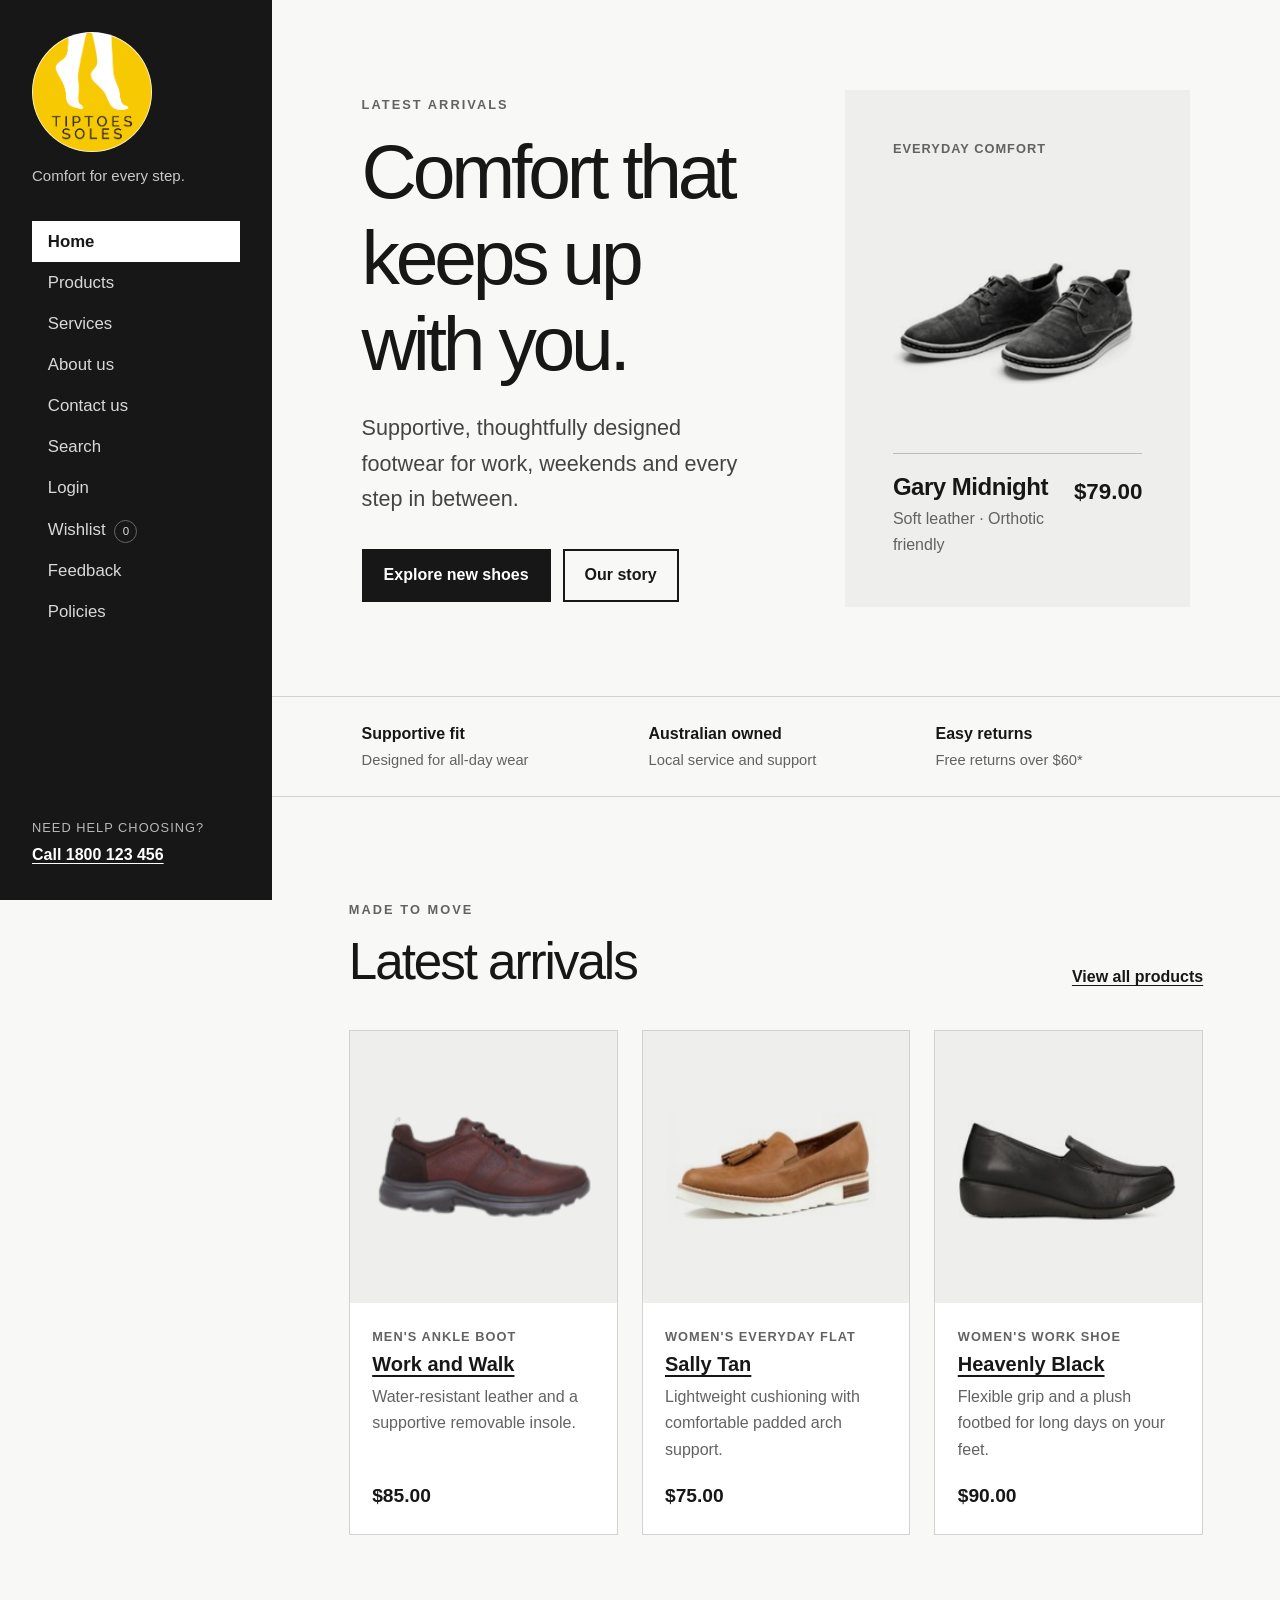
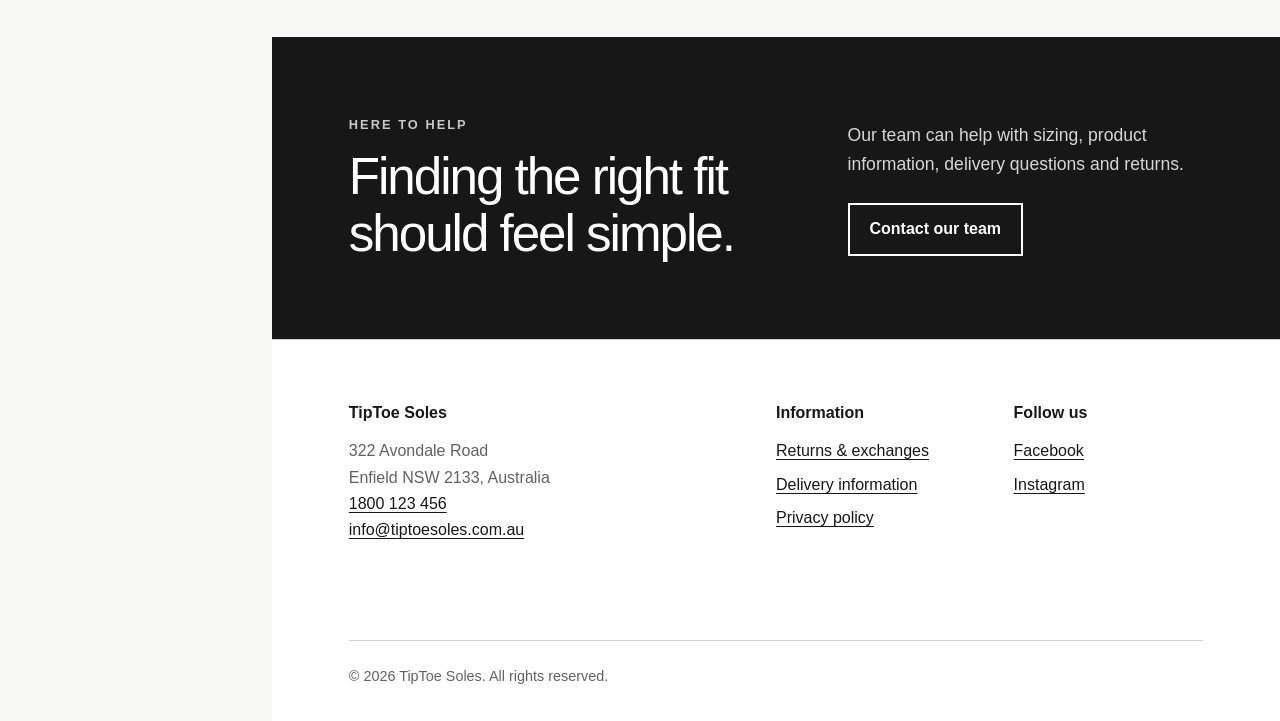
<file: index.html>
<!doctype html>
<html lang="en-AU">
<head>
  <meta charset="utf-8">
  <meta name="viewport" content="width=device-width, initial-scale=1">
  <meta name="description" content="TipToe Soles provides comfortable, affordable footwear for everyday life.">
  <title>Comfortable Shoes for Everyday Life | TipToe Soles</title>
  <link rel="stylesheet" href="styles.css">
  <script src="site.js" defer></script>
</head>
<body>
  <a class="skip-link" href="#main-content">Skip to main content</a>

  <div class="site-shell">
    <header class="site-header">
      <div class="header-top">
        <a class="brand" href="index.html" aria-label="TipToe Soles home">
          <img src="images/TipToe_Soles_Logo_colour.png" alt="TipToe Soles">
        </a>
        <p class="brand-line">Comfort for every step.</p>
        <button class="menu-toggle" type="button" aria-expanded="false" aria-controls="primary-menu" aria-label="Open menu">
          <span class="menu-icon" aria-hidden="true"></span>
        </button>
      </div>

      <nav class="site-nav" id="primary-menu" aria-label="Main navigation">
        <ul>
          <li><a class="current-page" href="index.html" aria-current="page">Home</a></li>
          <li><a href="products.html">Products</a></li>
          <li><a href="services.html">Services</a></li>
          <li><a href="about.html">About us</a></li>
          <li><a href="contact.html">Contact us</a></li>
          <li><a href="search.html">Search</a></li>
          <li><a href="login.html">Login</a></li>
          <li><a href="wishlist.html">Wishlist <span class="nav-count" data-wishlist-count>0</span></a></li>
          <li><a href="feedback.html">Feedback</a></li>
          <li><a href="returns.html">Policies</a></li>
        </ul>
      </nav>

      <p class="header-help">Need help choosing?</p>
      <a class="text-link light-link" href="tel:1800123456">Call 1800 123 456</a>
    </header>

    <div class="page-column">
      <main id="main-content">
        <section class="hero" aria-labelledby="home-heading">
          <div class="hero-copy">
            <p class="eyebrow">Latest arrivals</p>
            <h1 id="home-heading">Comfort that keeps up with you.</h1>
            <p class="hero-intro">Supportive, thoughtfully designed footwear for work, weekends and every step in between.</p>
            <div class="button-row">
              <a class="button button-primary" href="#latest-arrivals">Explore new shoes</a>
              <a class="button button-secondary" href="about.html">Our story</a>
            </div>
          </div>

          <div class="hero-product" title="Featured Gary Midnight comfort shoe">
            <p class="product-label">Everyday comfort</p>
            <img src="images/Gary_Black.jpg" alt="Pair of Gary Midnight leather comfort shoes">
            <div class="featured-details">
              <div>
                <h2>Gary Midnight</h2>
                <p>Soft leather · Orthotic friendly</p>
              </div>
              <p class="price">$79.00</p>
            </div>
          </div>
        </section>

        <section class="benefits" aria-label="Shopping benefits">
          <p><strong>Supportive fit</strong><span>Designed for all-day wear</span></p>
          <p><strong>Australian owned</strong><span>Local service and support</span></p>
          <p><strong>Easy returns</strong><span>Free returns over $60*</span></p>
        </section>

        <section class="section" id="latest-arrivals" aria-labelledby="arrivals-heading">
          <div class="section-heading">
            <div>
              <p class="eyebrow">Made to move</p>
              <h2 id="arrivals-heading">Latest arrivals</h2>
            </div>
            <a class="text-link" href="products.html">View all products</a>
          </div>

          <div class="product-grid">
            <article class="product-card">
              <a href="products.html" aria-label="View Work and Walk Chestnut shoe">
                <img src="images/Work_and_Walk_Chesnut.png" alt="Work and Walk Chestnut leather ankle boot">
              </a>
              <div class="product-card-content">
                <p class="product-type">Men's ankle boot</p>
                <h3><a href="products.html">Work and Walk</a></h3>
                <p>Water-resistant leather and a supportive removable insole.</p>
                <p class="card-price">$85.00</p>
              </div>
            </article>

            <article class="product-card">
              <a href="products.html" aria-label="View Sally Tan shoe">
                <img src="images/Sally_Tan.jpg" alt="Sally Tan lightweight leather flat shoe">
              </a>
              <div class="product-card-content">
                <p class="product-type">Women's everyday flat</p>
                <h3><a href="products.html">Sally Tan</a></h3>
                <p>Lightweight cushioning with comfortable padded arch support.</p>
                <p class="card-price">$75.00</p>
              </div>
            </article>

            <article class="product-card">
              <a href="products.html" aria-label="View Heavenly Black shoe">
                <img src="images/Heavenly_Black.jpg" alt="Heavenly Black leather work shoe">
              </a>
              <div class="product-card-content">
                <p class="product-type">Women's work shoe</p>
                <h3><a href="products.html">Heavenly Black</a></h3>
                <p>Flexible grip and a plush footbed for long days on your feet.</p>
                <p class="card-price">$90.00</p>
              </div>
            </article>
          </div>
        </section>

        <section class="service-panel" id="services" aria-labelledby="services-heading">
          <div>
            <p class="eyebrow">Here to help</p>
            <h2 id="services-heading">Finding the right fit should feel simple.</h2>
          </div>
          <div>
            <p>Our team can help with sizing, product information, delivery questions and returns.</p>
            <a class="button button-tertiary" href="contact.html">Contact our team</a>
          </div>
        </section>
      </main>

      <footer class="site-footer">
        <div>
          <h2>TipToe Soles</h2>
          <address>322 Avondale Road<br>Enfield NSW 2133, Australia</address>
          <p><a href="tel:1800123456">1800 123 456</a><br><a href="mailto:info@tiptoesoles.com.au">info@tiptoesoles.com.au</a></p>
        </div>
        <div>
          <h2>Information</h2>
          <ul>
            <li><a href="returns.html">Returns &amp; exchanges</a></li>
            <li><a href="delivery.html">Delivery information</a></li>
            <li><a href="privacy.html">Privacy policy</a></li>
          </ul>
        </div>
        <div>
          <h2>Follow us</h2>
          <ul>
            <li><a href="https://www.facebook.com/">Facebook</a></li>
            <li><a href="https://www.instagram.com/">Instagram</a></li>
          </ul>
        </div>
        <p class="copyright">&copy; 2026 TipToe Soles. All rights reserved.</p>
      </footer>
    </div>
  </div>
</body>
</html>
</file>
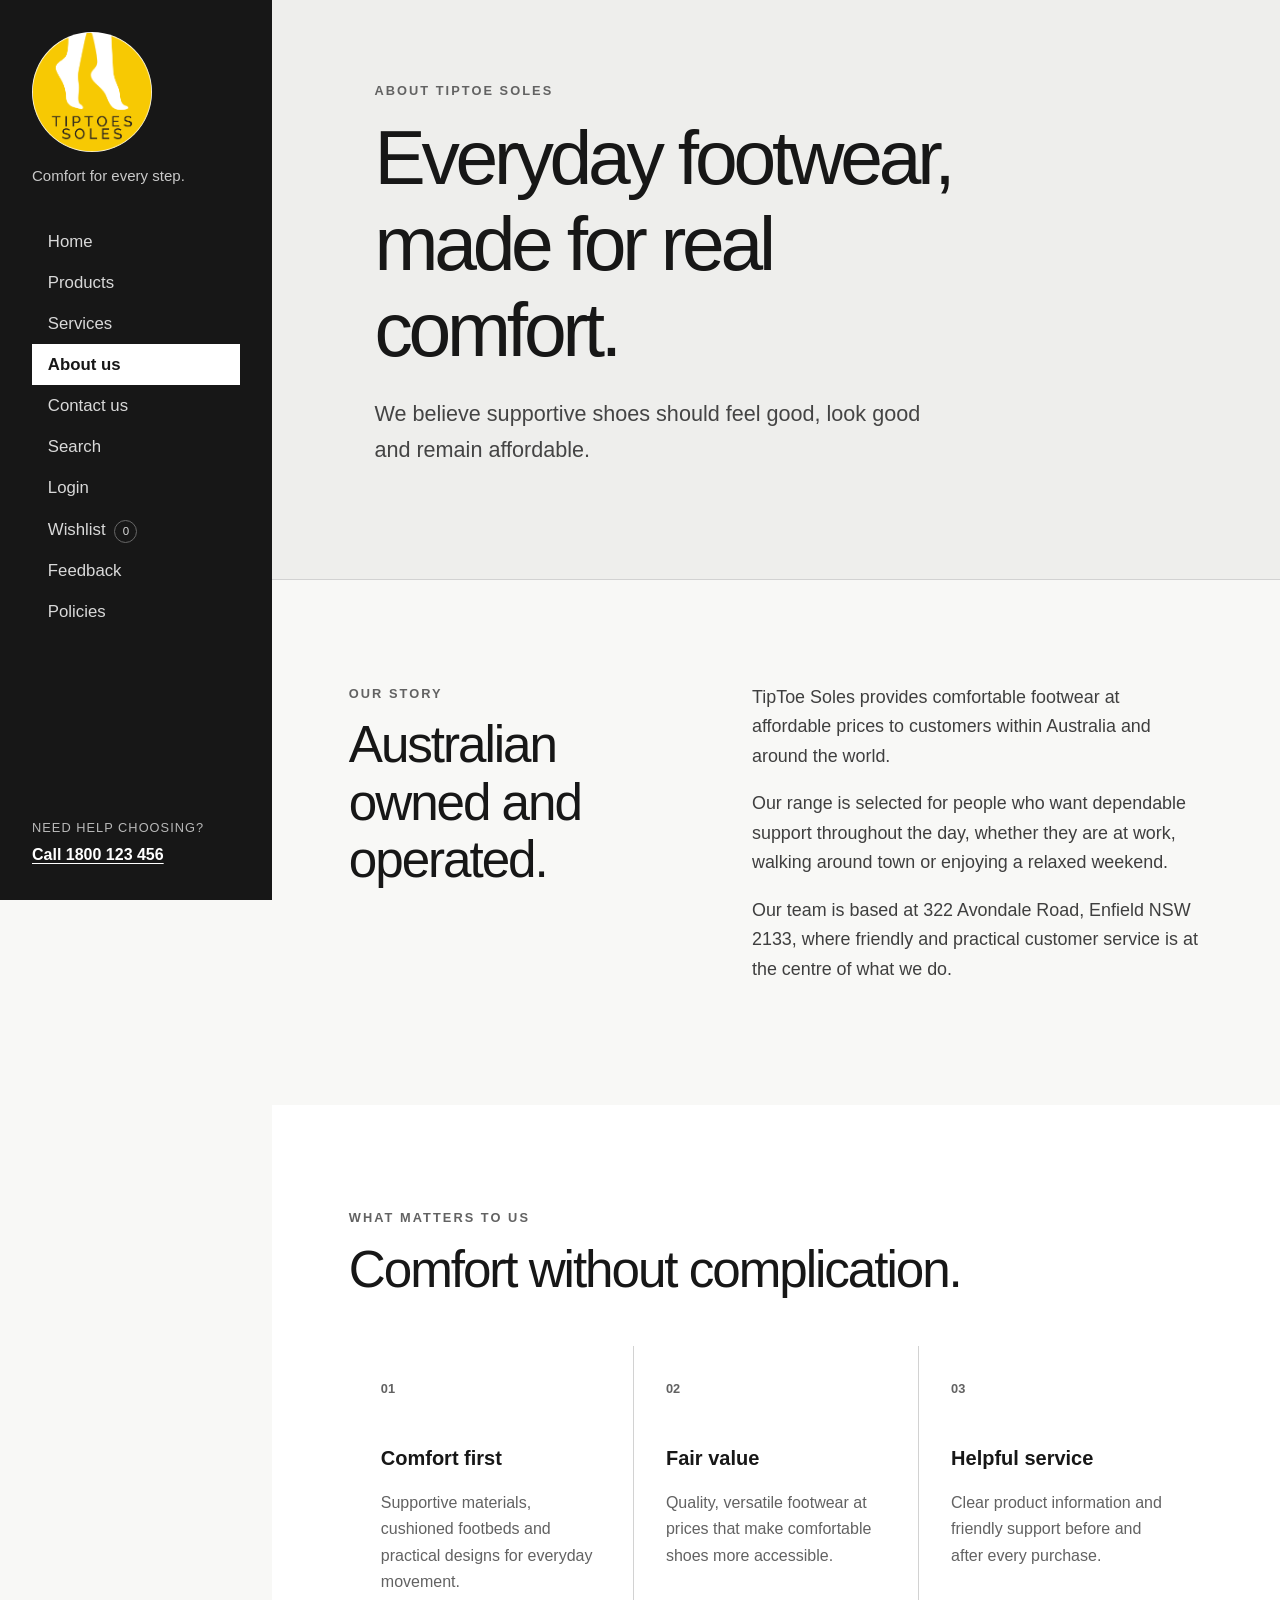
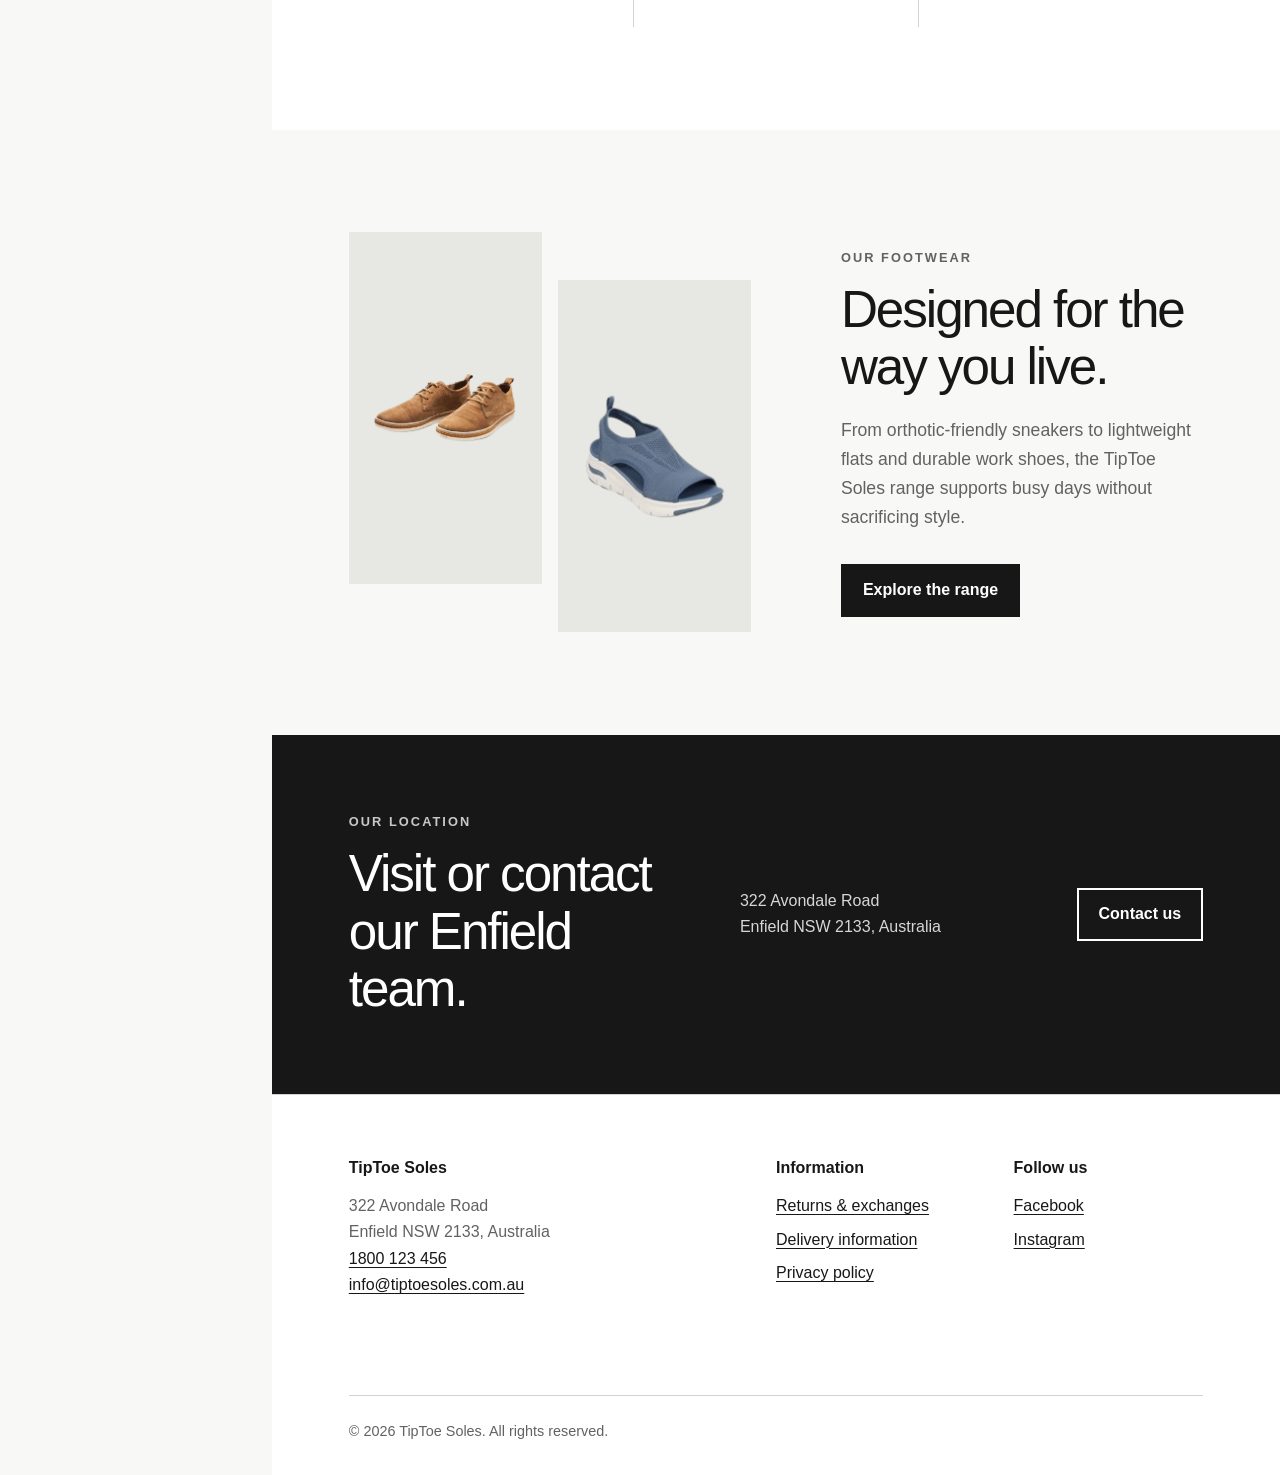
<file: about.html>
<!doctype html>
<html lang="en-AU">

<head>
  <meta charset="utf-8">
  <meta name="viewport" content="width=device-width, initial-scale=1">
  <meta name="description"
    content="Learn about TipToe Soles, an Australian owned and operated comfort footwear company.">
  <title>About Us | TipToe Soles</title>
  <link rel="stylesheet" href="styles.css">
  <script src="site.js" defer></script>
</head>

<body>
  <a class="skip-link" href="#main-content">Skip to main content</a>

  <div class="site-shell">
    <header class="site-header">
      <div class="header-top">
        <a class="brand" href="index.html" aria-label="TipToe Soles home">
          <img src="images/TipToe_Soles_Logo_colour.png" alt="TipToe Soles">
        </a>
        <p class="brand-line">Comfort for every step.</p>
        <button class="menu-toggle" type="button" aria-expanded="false" aria-controls="primary-menu"
          aria-label="Open menu">
          <span class="menu-icon" aria-hidden="true"></span>
        </button>
      </div>

      <nav class="site-nav" id="primary-menu" aria-label="Main navigation">
        <ul>
          <li><a href="index.html">Home</a></li>
          <li><a href="products.html">Products</a></li>
          <li><a href="services.html">Services</a></li>
          <li><a class="current-page" href="about.html" aria-current="page">About us</a></li>
          <li><a href="contact.html">Contact us</a></li>
          <li><a href="search.html">Search</a></li>
          <li><a href="login.html">Login</a></li>
          <li><a href="wishlist.html">Wishlist <span class="nav-count" data-wishlist-count>0</span></a></li>
          <li><a href="feedback.html">Feedback</a></li>
          <li><a href="returns.html">Policies</a></li>
        </ul>
      </nav>

      <p class="header-help">Need help choosing?</p>
      <a class="text-link light-link" href="tel:1800123456">Call 1800 123 456</a>
    </header>

    <div class="page-column">
      <main id="main-content">
        <header class="page-hero">
          <p class="eyebrow">About TipToe Soles</p>
          <h1>Everyday footwear, made for real comfort.</h1>
          <p>We believe supportive shoes should feel good, look good and remain affordable.</p>
        </header>

        <section class="story-grid section" aria-labelledby="story-heading">
          <div>
            <p class="eyebrow">Our story</p>
            <h2 id="story-heading">Australian owned and operated.</h2>
          </div>
          <div class="prose">
            <p>TipToe Soles provides comfortable footwear at affordable prices to customers within Australia and around
              the world.</p>
            <p>Our range is selected for people who want dependable support throughout the day, whether they are at
              work, walking around town or enjoying a relaxed weekend.</p>
            <p>Our team is based at 322 Avondale Road, Enfield NSW 2133, where friendly and practical customer service
              is at the centre of what we do.</p>
          </div>
        </section>

        <section class="values-section section" aria-labelledby="values-heading">
          <p class="eyebrow">What matters to us</p>
          <h2 id="values-heading">Comfort without complication.</h2>
          <div class="values-grid">
            <article>
              <p class="number" aria-hidden="true">01</p>
              <h3>Comfort first</h3>
              <p>Supportive materials, cushioned footbeds and practical designs for everyday movement.</p>
            </article>
            <article>
              <p class="number" aria-hidden="true">02</p>
              <h3>Fair value</h3>
              <p>Quality, versatile footwear at prices that make comfortable shoes more accessible.</p>
            </article>
            <article>
              <p class="number" aria-hidden="true">03</p>
              <h3>Helpful service</h3>
              <p>Clear product information and friendly support before and after every purchase.</p>
            </article>
          </div>
        </section>

        <section class="about-feature" aria-labelledby="footwear-heading">
          <div class="about-image-grid">
            <img src="images/Gary_Tan.png" alt="Gary Tan men's leather comfort shoe">
            <img src="images/Clancy_Blue.png" alt="Clancy Blue women's ventilated comfort sandal">
          </div>
          <div>
            <p class="eyebrow">Our footwear</p>
            <h2 id="footwear-heading">Designed for the way you live.</h2>
            <p>From orthotic-friendly sneakers to lightweight flats and durable work shoes, the TipToe Soles range
              supports busy days without sacrificing style.</p>
            <a class="button button-primary" href="products.html">Explore the range</a>
          </div>
        </section>

        <section class="contact-band" aria-labelledby="visit-heading">
          <div>
            <p class="eyebrow">Our location</p>
            <h2 id="visit-heading">Visit or contact our Enfield team.</h2>
          </div>
          <address>322 Avondale Road<br>Enfield NSW 2133, Australia</address>
          <a class="button button-tertiary" href="contact.html">Contact us</a>
        </section>
      </main>

      <footer class="site-footer">
        <div>
          <h2>TipToe Soles</h2>
          <address>322 Avondale Road<br>Enfield NSW 2133, Australia</address>
          <p><a href="tel:1800123456">1800 123 456</a><br><a
              href="mailto:info@tiptoesoles.com.au">info@tiptoesoles.com.au</a></p>
        </div>
        <div>
          <h2>Information</h2>
          <ul>
            <li><a href="returns.html">Returns &amp; exchanges</a></li>
            <li><a href="delivery.html">Delivery information</a></li>
            <li><a href="privacy.html">Privacy policy</a></li>
          </ul>
        </div>
        <div>
          <h2>Follow us</h2>
          <ul>
            <li><a href="https://www.facebook.com/">Facebook</a></li>
            <li><a href="https://www.instagram.com/">Instagram</a></li>
          </ul>
        </div>
        <p class="copyright">&copy; 2026 TipToe Soles. All rights reserved.</p>
      </footer>
    </div>
  </div>
</body>

</html>
</file>
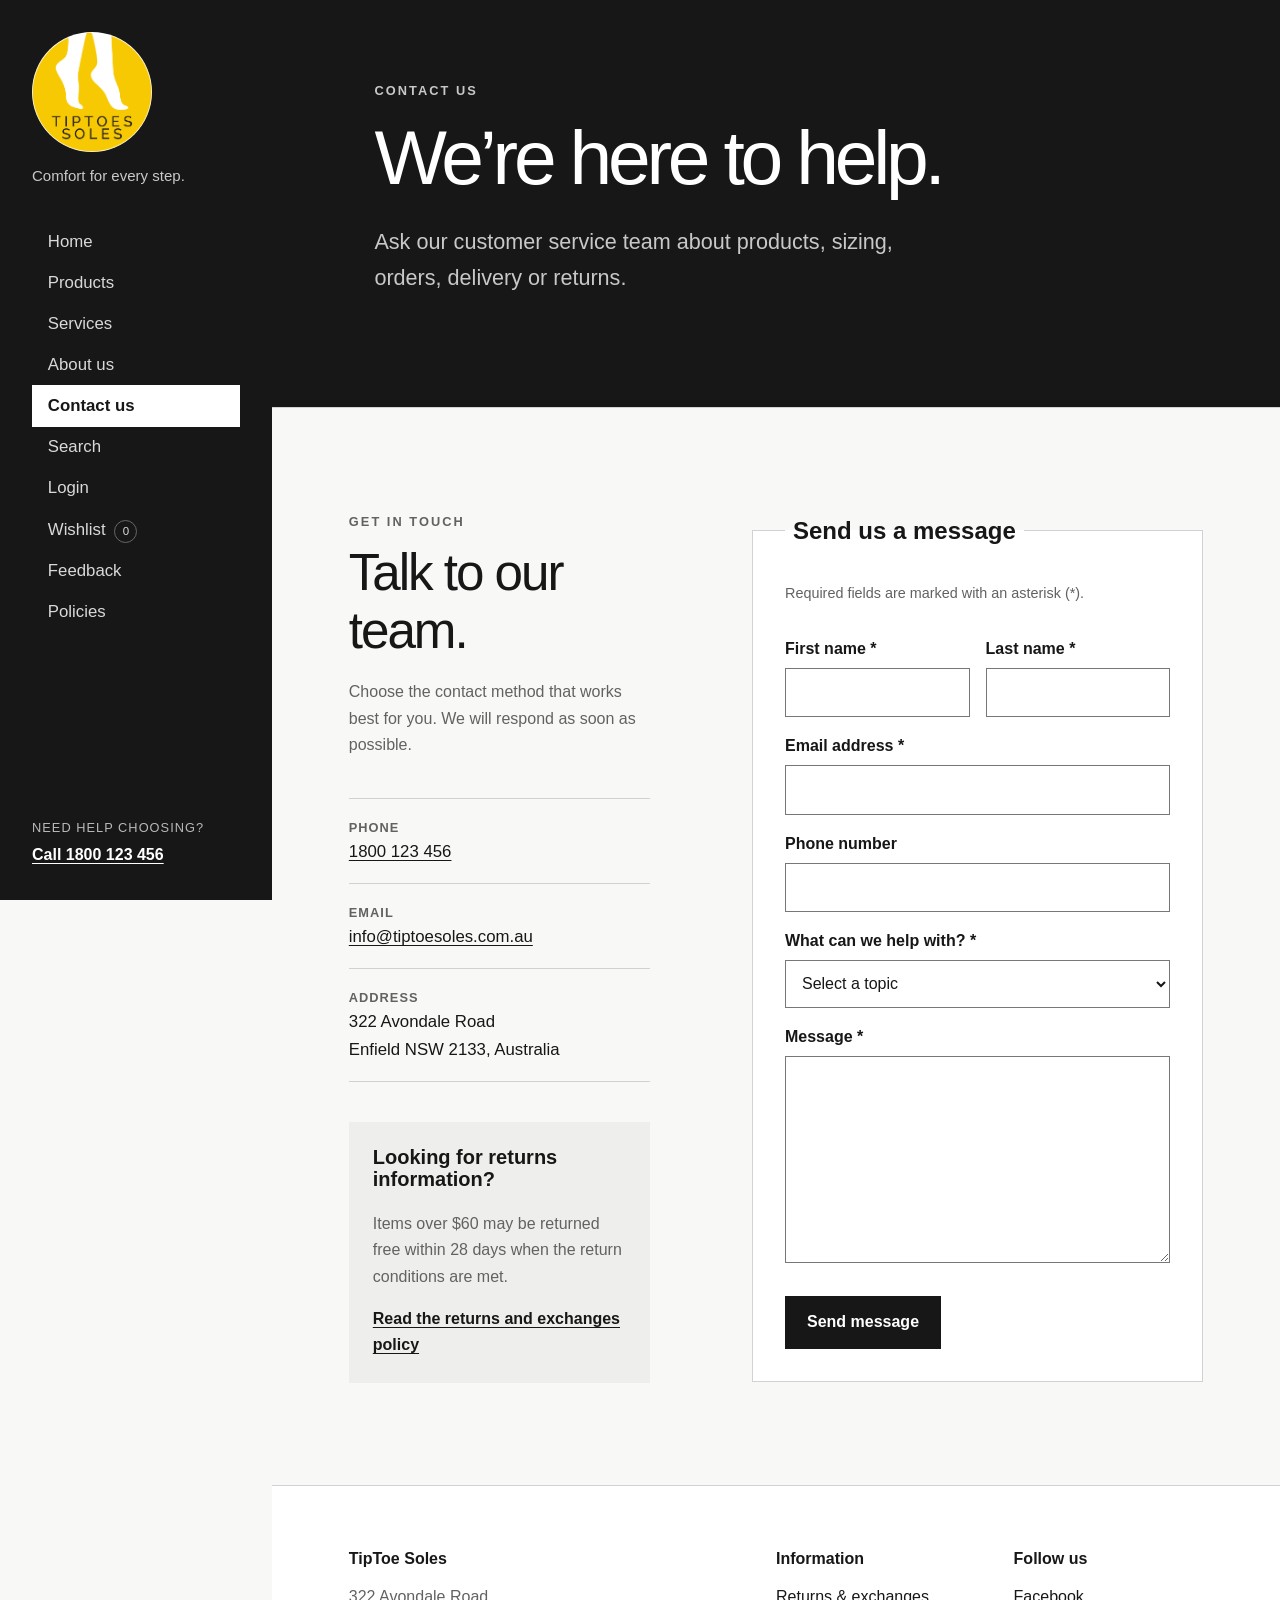
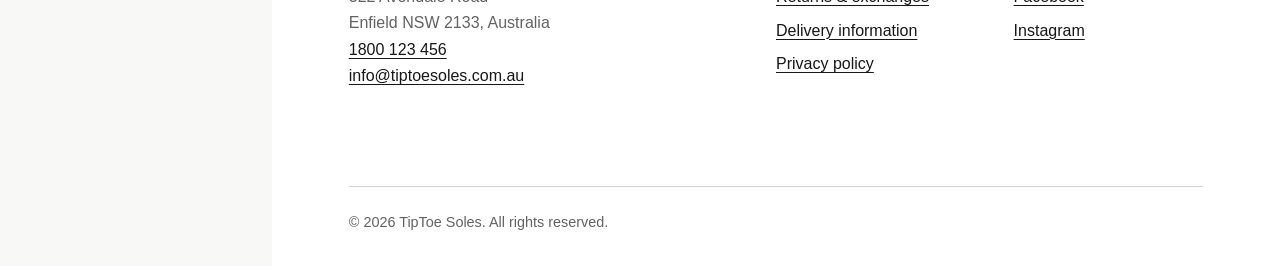
<file: contact.html>
<!doctype html>
<html lang="en-AU">

<head>
  <meta charset="utf-8">
  <meta name="viewport" content="width=device-width, initial-scale=1">
  <meta name="description"
    content="Contact the TipToe Soles customer service team for help with products, orders, delivery and returns.">
  <title>Contact Us | TipToe Soles</title>
  <link rel="stylesheet" href="styles.css">
  <script src="site.js" defer></script>
</head>

<body>
  <a class="skip-link" href="#main-content">Skip to main content</a>

  <div class="site-shell">
    <header class="site-header">
      <div class="header-top">
        <a class="brand" href="index.html" aria-label="TipToe Soles home">
          <img src="images/TipToe_Soles_Logo_colour.png" alt="TipToe Soles">
        </a>
        <p class="brand-line">Comfort for every step.</p>
        <button class="menu-toggle" type="button" aria-expanded="false" aria-controls="primary-menu"
          aria-label="Open menu">
          <span class="menu-icon" aria-hidden="true"></span>
        </button>
      </div>

      <nav class="site-nav" id="primary-menu" aria-label="Main navigation">
        <ul>
          <li><a href="index.html">Home</a></li>
          <li><a href="products.html">Products</a></li>
          <li><a href="services.html">Services</a></li>
          <li><a href="about.html">About us</a></li>
          <li><a class="current-page" href="contact.html" aria-current="page">Contact us</a></li>
          <li><a href="search.html">Search</a></li>
          <li><a href="login.html">Login</a></li>
          <li><a href="wishlist.html">Wishlist <span class="nav-count" data-wishlist-count>0</span></a></li>
          <li><a href="feedback.html">Feedback</a></li>
          <li><a href="returns.html">Policies</a></li>
        </ul>
      </nav>

      <p class="header-help">Need help choosing?</p>
      <a class="text-link light-link" href="tel:1800123456">Call 1800 123 456</a>
    </header>

    <div class="page-column">
      <main id="main-content">
        <header class="page-hero contact-hero">
          <p class="eyebrow">Contact us</p>
          <h1>We’re here to help.</h1>
          <p>Ask our customer service team about products, sizing, orders, delivery or returns.</p>
        </header>

        <section class="contact-layout section" aria-labelledby="contact-heading">
          <div class="contact-details">
            <p class="eyebrow">Get in touch</p>
            <h2 id="contact-heading">Talk to our team.</h2>
            <p>Choose the contact method that works best for you. We will respond as soon as possible.</p>

            <dl>
              <div>
                <dt>Phone</dt>
                <dd><a href="tel:1800123456">1800 123 456</a></dd>
              </div>
              <div>
                <dt>Email</dt>
                <dd><a href="mailto:info@tiptoesoles.com.au">info@tiptoesoles.com.au</a></dd>
              </div>
              <div>
                <dt>Address</dt>
                <dd>
                  <address>322 Avondale Road<br>Enfield NSW 2133, Australia</address>
                </dd>
              </div>
            </dl>

            <div class="policy-help">
              <h3>Looking for returns information?</h3>
              <p>Items over $60 may be returned free within 28 days when the return conditions are met.</p>
              <a class="text-link" href="returns.html">Read the returns and exchanges policy</a>
            </div>
          </div>

          <form class="contact-form" action="mailto:info@tiptoesoles.com.au" method="post" enctype="text/plain">
            <fieldset>
              <legend>Send us a message</legend>
              <p class="form-note">Required fields are marked with an asterisk (*).</p>

              <div class="form-row">
                <div>
                  <label for="first-name">First name *</label>
                  <input id="first-name" name="first-name" type="text" autocomplete="given-name" required>
                </div>
                <div>
                  <label for="last-name">Last name *</label>
                  <input id="last-name" name="last-name" type="text" autocomplete="family-name" required>
                </div>
              </div>

              <label for="email">Email address *</label>
              <input id="email" name="email" type="email" autocomplete="email" required>

              <label for="phone">Phone number</label>
              <input id="phone" name="phone" type="tel" autocomplete="tel">

              <label for="topic">What can we help with? *</label>
              <select id="topic" name="topic" required>
                <option value="">Select a topic</option>
                <option value="product">Product or sizing question</option>
                <option value="order">Order support</option>
                <option value="delivery">Delivery</option>
                <option value="return">Return or exchange</option>
                <option value="other">Something else</option>
              </select>

              <label for="message">Message *</label>
              <textarea id="message" name="message" rows="7" required></textarea>

              <button class="button button-primary" type="submit">Send message</button>
            </fieldset>
          </form>
        </section>
      </main>

      <footer class="site-footer">
        <div>
          <h2>TipToe Soles</h2>
          <address>322 Avondale Road<br>Enfield NSW 2133, Australia</address>
          <p><a href="tel:1800123456">1800 123 456</a><br><a
              href="mailto:info@tiptoesoles.com.au">info@tiptoesoles.com.au</a></p>
        </div>
        <div>
          <h2>Information</h2>
          <ul>
            <li><a href="returns.html">Returns &amp; exchanges</a></li>
            <li><a href="delivery.html">Delivery information</a></li>
            <li><a href="privacy.html">Privacy policy</a></li>
          </ul>
        </div>
        <div>
          <h2>Follow us</h2>
          <ul>
            <li><a href="https://www.facebook.com/">Facebook</a></li>
            <li><a href="https://www.instagram.com/">Instagram</a></li>
          </ul>
        </div>
        <p class="copyright">&copy; 2026 TipToe Soles. All rights reserved.</p>
      </footer>
    </div>
  </div>
</body>

</html>
</file>
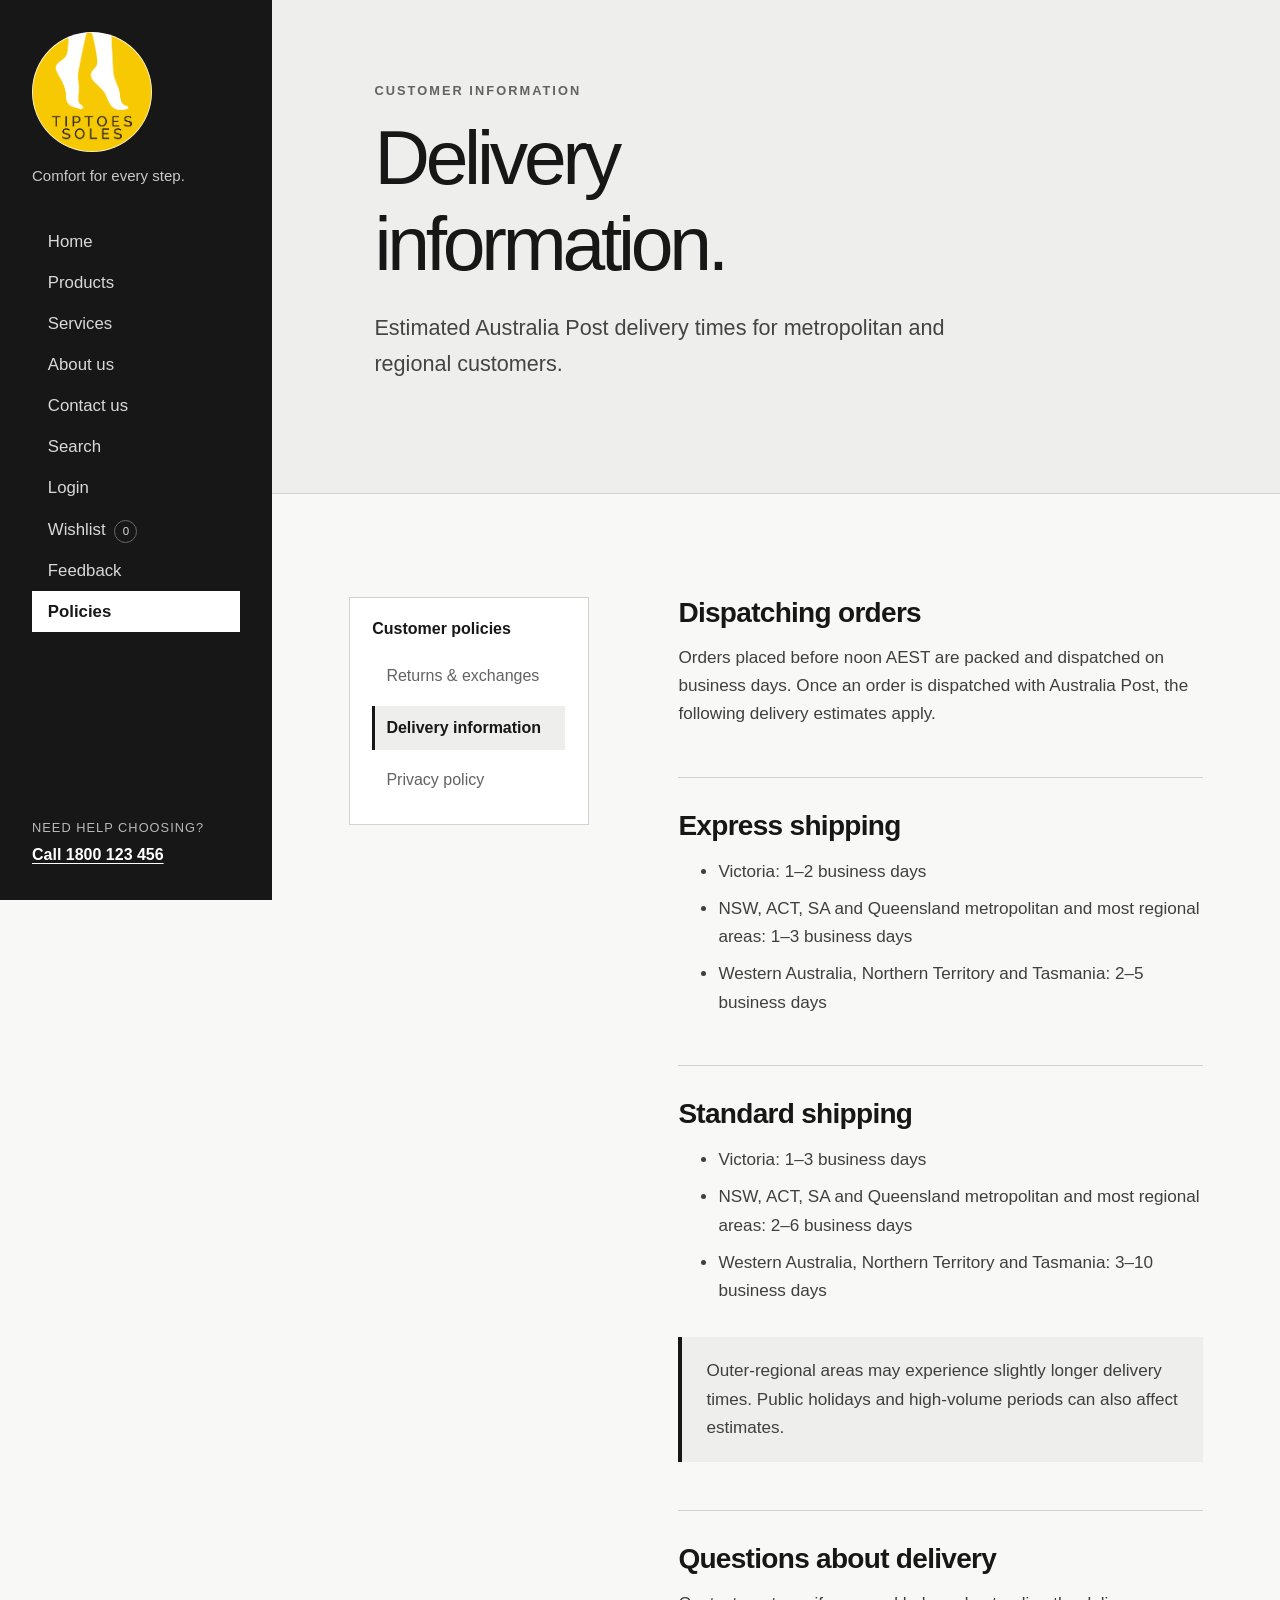
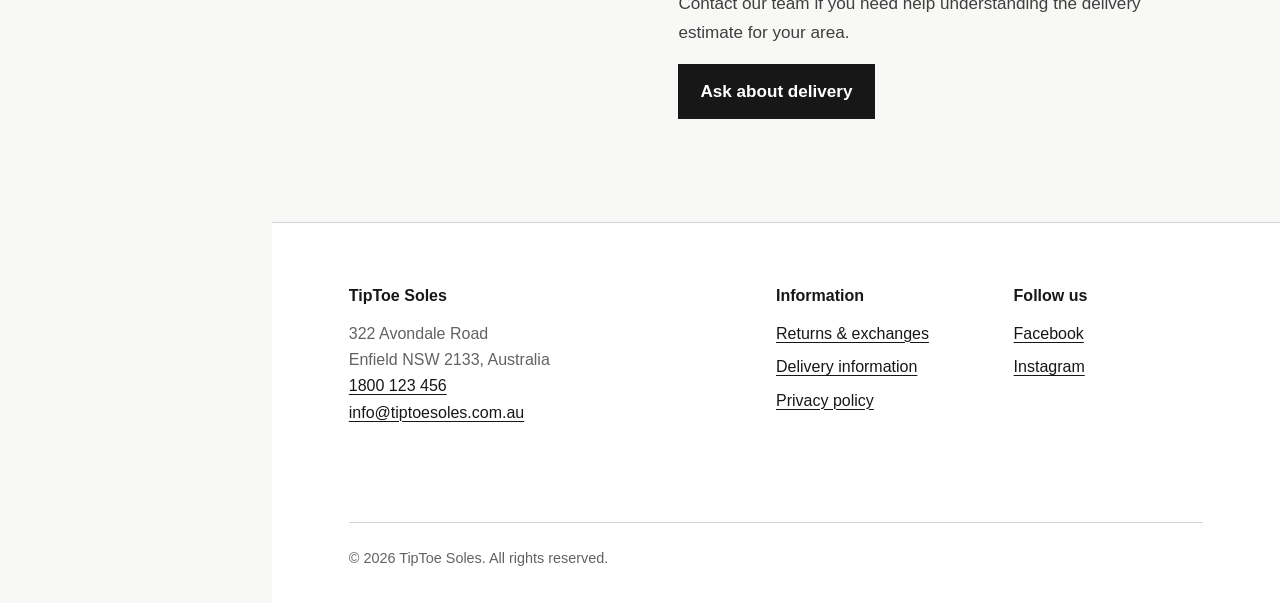
<file: delivery.html>
<!doctype html>
<html lang="en-AU">

<head>
  <meta charset="utf-8">
  <meta name="viewport" content="width=device-width, initial-scale=1">
  <meta name="description" content="TipToe Soles delivery information and estimated shipping times.">
  <title>Delivery Information | TipToe Soles</title>
  <link rel="stylesheet" href="styles.css">
  <script src="site.js" defer></script>
</head>

<body>
  <a class="skip-link" href="#main-content">Skip to main content</a>
  <div class="site-shell">
    <header class="site-header">
      <div class="header-top"><a class="brand" href="index.html" aria-label="TipToe Soles home"><img
            src="images/TipToe_Soles_Logo_colour.png" alt="TipToe Soles"></a>
        <p class="brand-line">Comfort for every step.</p><button class="menu-toggle" type="button" aria-expanded="false"
          aria-controls="primary-menu" aria-label="Open menu"><span class="menu-icon"
            aria-hidden="true"></span></button>
      </div>
      <nav class="site-nav" id="primary-menu" aria-label="Main navigation">
        <ul>
          <li><a href="index.html">Home</a></li>
          <li><a href="products.html">Products</a></li>
          <li><a href="services.html">Services</a></li>
          <li><a href="about.html">About us</a></li>
          <li><a href="contact.html">Contact us</a></li>
          <li><a href="search.html">Search</a></li>
          <li><a href="login.html">Login</a></li>
          <li><a href="wishlist.html">Wishlist <span class="nav-count" data-wishlist-count>0</span></a></li>
          <li><a href="feedback.html">Feedback</a></li>
          <li><a class="current-page" href="delivery.html" aria-current="page">Policies</a></li>
        </ul>
      </nav>
      <p class="header-help">Need help choosing?</p><a class="text-link light-link" href="tel:1800123456">Call 1800 123
        456</a>
    </header>
    <div class="page-column">
      <main id="main-content">
        <header class="page-hero">
          <p class="eyebrow">Customer information</p>
          <h1>Delivery information.</h1>
          <p>Estimated Australia Post delivery times for metropolitan and regional customers.</p>
        </header>
        <div class="policy-layout">
          <nav class="policy-nav" aria-label="Customer policies">
            <h2>Customer policies</h2>
            <ul>
              <li><a href="returns.html">Returns &amp; exchanges</a></li>
              <li><a href="delivery.html" aria-current="page">Delivery information</a></li>
              <li><a href="privacy.html">Privacy policy</a></li>
            </ul>
          </nav>
          <article class="policy-copy">
            <h2>Dispatching orders</h2>
            <p>Orders placed before noon AEST are packed and dispatched on business days. Once an order is dispatched
              with Australia Post, the following delivery estimates apply.</p>
            <h2>Express shipping</h2>
            <ul>
              <li>Victoria: 1–2 business days</li>
              <li>NSW, ACT, SA and Queensland metropolitan and most regional areas: 1–3 business days</li>
              <li>Western Australia, Northern Territory and Tasmania: 2–5 business days</li>
            </ul>
            <h2>Standard shipping</h2>
            <ul>
              <li>Victoria: 1–3 business days</li>
              <li>NSW, ACT, SA and Queensland metropolitan and most regional areas: 2–6 business days</li>
              <li>Western Australia, Northern Territory and Tasmania: 3–10 business days</li>
            </ul>
            <p class="policy-note">Outer-regional areas may experience slightly longer delivery times. Public holidays
              and high-volume periods can also affect estimates.</p>
            <h2>Questions about delivery</h2>
            <p>Contact our team if you need help understanding the delivery estimate for your area.</p><a
              class="button button-primary" href="contact.html">Ask about delivery</a>
          </article>
        </div>
      </main>
      <footer class="site-footer">
        <div>
          <h2>TipToe Soles</h2>
          <address>322 Avondale Road<br>Enfield NSW 2133, Australia</address>
          <p><a href="tel:1800123456">1800 123 456</a><br><a
              href="mailto:info@tiptoesoles.com.au">info@tiptoesoles.com.au</a></p>
        </div>
        <div>
          <h2>Information</h2>
          <ul>
            <li><a href="returns.html">Returns &amp; exchanges</a></li>
            <li><a href="delivery.html" aria-current="page">Delivery information</a></li>
            <li><a href="privacy.html">Privacy policy</a></li>
          </ul>
        </div>
        <div>
          <h2>Follow us</h2>
          <ul>
            <li><a href="https://www.facebook.com/">Facebook</a></li>
            <li><a href="https://www.instagram.com/">Instagram</a></li>
          </ul>
        </div>
        <p class="copyright">&copy; 2026 TipToe Soles. All rights reserved.</p>
      </footer>
    </div>
  </div>
</body>

</html>
</file>
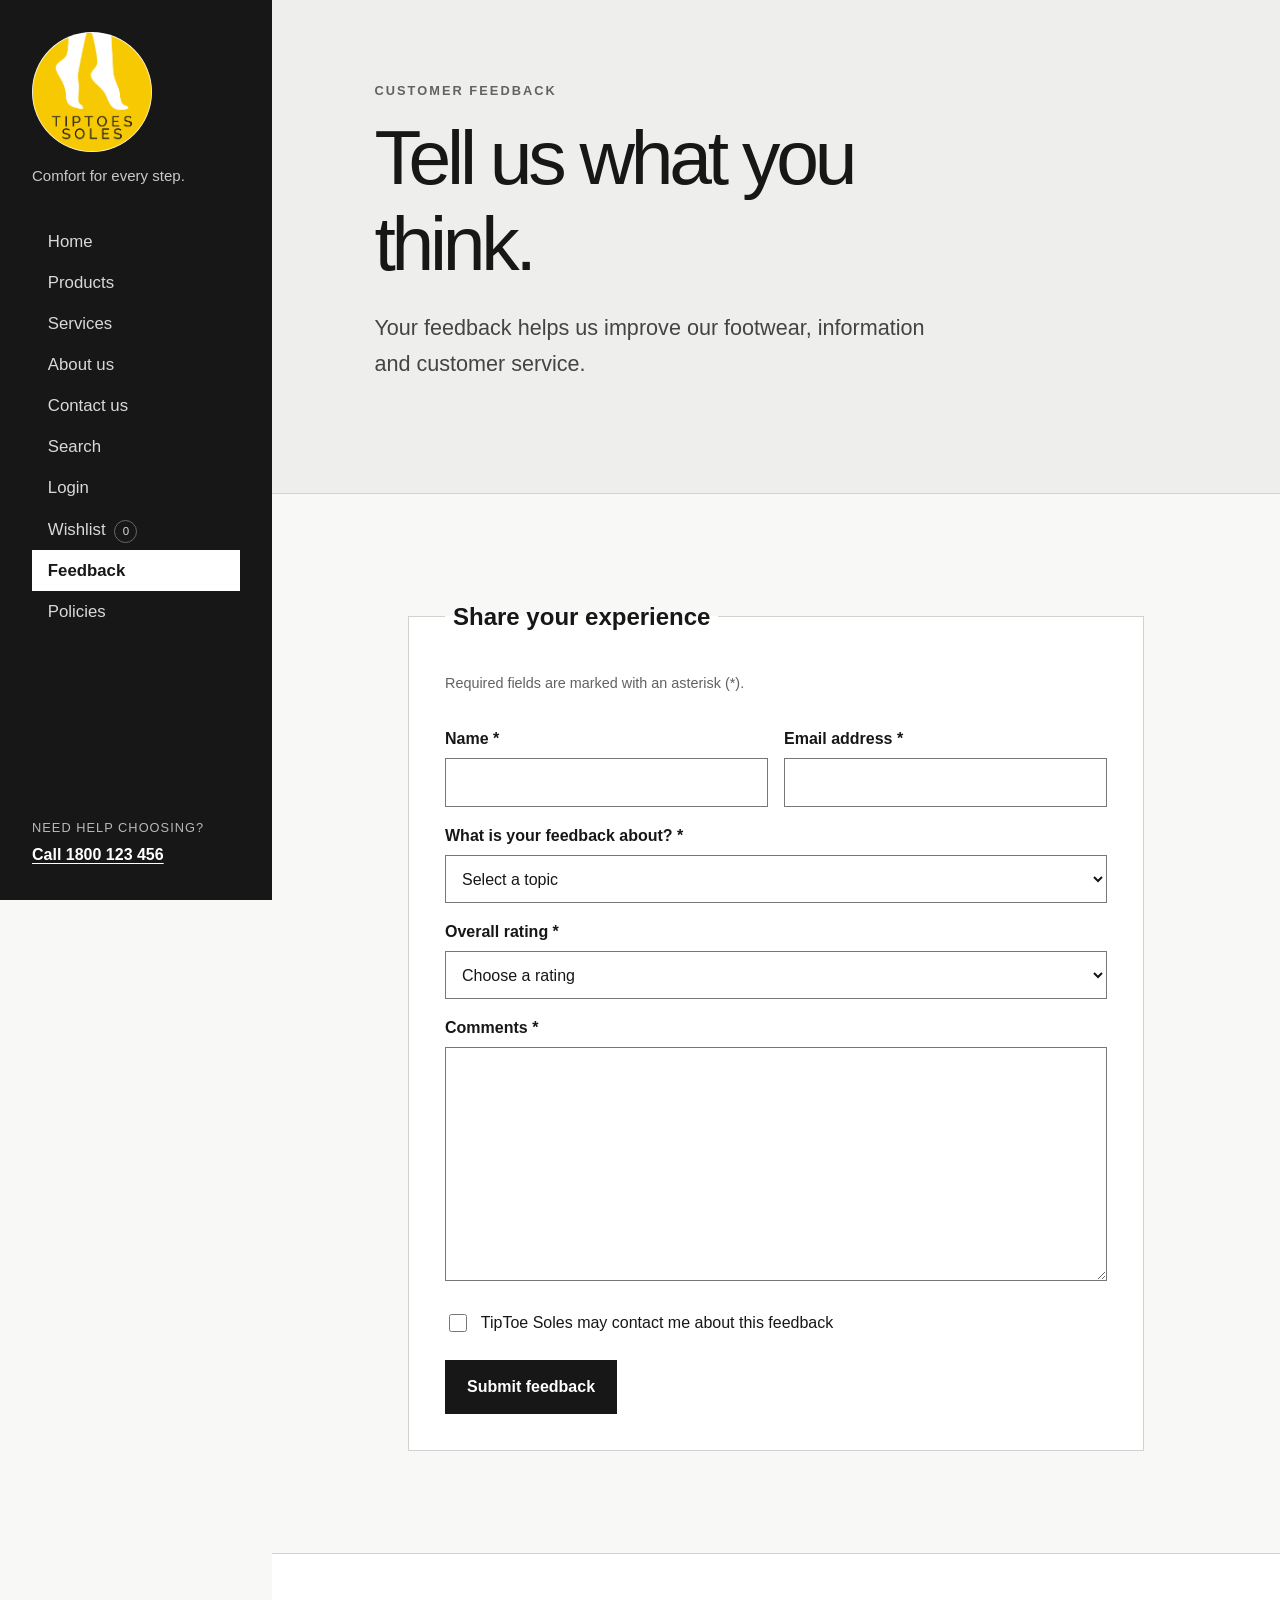
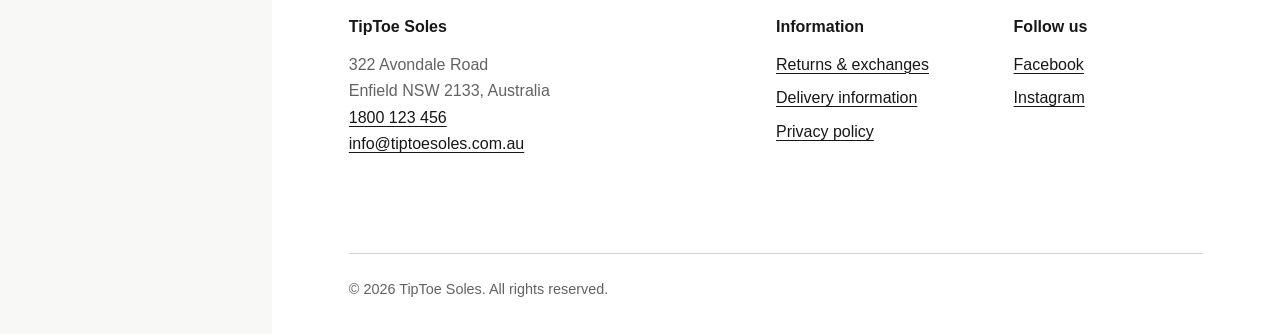
<file: feedback.html>
<!doctype html>
<html lang="en-AU">

<head>
  <meta charset="utf-8">
  <meta name="viewport" content="width=device-width, initial-scale=1">
  <meta name="description" content="Share feedback about TipToe Soles products, service or website.">
  <title>Feedback | TipToe Soles</title>
  <link rel="stylesheet" href="styles.css">
  <script src="site.js" defer></script>
</head>

<body>
  <a class="skip-link" href="#main-content">Skip to main content</a>
  <div class="site-shell">
    <header class="site-header">
      <div class="header-top"><a class="brand" href="index.html" aria-label="TipToe Soles home"><img
            src="images/TipToe_Soles_Logo_colour.png" alt="TipToe Soles"></a>
        <p class="brand-line">Comfort for every step.</p><button class="menu-toggle" type="button" aria-expanded="false"
          aria-controls="primary-menu" aria-label="Open menu"><span class="menu-icon"
            aria-hidden="true"></span></button>
      </div>
      <nav class="site-nav" id="primary-menu" aria-label="Main navigation">
        <ul>
          <li><a href="index.html">Home</a></li>
          <li><a href="products.html">Products</a></li>
          <li><a href="services.html">Services</a></li>
          <li><a href="about.html">About us</a></li>
          <li><a href="contact.html">Contact us</a></li>
          <li><a href="search.html">Search</a></li>
          <li><a href="login.html">Login</a></li>
          <li><a href="wishlist.html">Wishlist <span class="nav-count" data-wishlist-count>0</span></a></li>
          <li><a class="current-page" href="feedback.html" aria-current="page">Feedback</a></li>
          <li><a href="returns.html">Policies</a></li>
        </ul>
      </nav>
      <p class="header-help">Need help choosing?</p><a class="text-link light-link" href="tel:1800123456">Call 1800 123
        456</a>
    </header>
    <div class="page-column">
      <main id="main-content">
        <header class="page-hero">
          <p class="eyebrow">Customer feedback</p>
          <h1>Tell us what you think.</h1>
          <p>Your feedback helps us improve our footwear, information and customer service.</p>
        </header>
        <section class="section" aria-labelledby="feedback-heading">
          <form class="standard-form" data-demo-form>
            <fieldset>
              <legend id="feedback-heading">Share your experience</legend>
              <p class="form-note">Required fields are marked with an asterisk (*).</p>
              <div class="form-row">
                <div><label for="feedback-name">Name *</label><input id="feedback-name" name="name" type="text"
                    autocomplete="name" required></div>
                <div><label for="feedback-email">Email address *</label><input id="feedback-email" name="email"
                    type="email" autocomplete="email" required></div>
              </div>
              <label for="feedback-topic">What is your feedback about? *</label><select id="feedback-topic" name="topic"
                required>
                <option value="">Select a topic</option>
                <option value="product">A product</option>
                <option value="service">Customer service</option>
                <option value="website">The website</option>
                <option value="other">Something else</option>
              </select>
              <label for="rating">Overall rating *</label><select id="rating" name="rating" required>
                <option value="">Choose a rating</option>
                <option value="5">5 — Excellent</option>
                <option value="4">4 — Good</option>
                <option value="3">3 — Satisfactory</option>
                <option value="2">2 — Needs improvement</option>
                <option value="1">1 — Poor</option>
              </select>
              <label for="feedback-message">Comments *</label><textarea id="feedback-message" name="message" rows="8"
                required></textarea>
              <div class="checkbox-row"><input id="contact-permission" name="contact-permission" type="checkbox"><label
                  for="contact-permission">TipToe Soles may contact me about this feedback</label></div>
              <button class="button button-primary" type="submit">Submit feedback</button>
              <p class="form-status" data-form-status tabindex="-1" hidden>Thank you. Your feedback form has been
                validated for this assessment demonstration.</p>
            </fieldset>
          </form>
        </section>
      </main>
      <footer class="site-footer">
        <div>
          <h2>TipToe Soles</h2>
          <address>322 Avondale Road<br>Enfield NSW 2133, Australia</address>
          <p><a href="tel:1800123456">1800 123 456</a><br><a
              href="mailto:info@tiptoesoles.com.au">info@tiptoesoles.com.au</a></p>
        </div>
        <div>
          <h2>Information</h2>
          <ul>
            <li><a href="returns.html">Returns &amp; exchanges</a></li>
            <li><a href="delivery.html">Delivery information</a></li>
            <li><a href="privacy.html">Privacy policy</a></li>
          </ul>
        </div>
        <div>
          <h2>Follow us</h2>
          <ul>
            <li><a href="https://www.facebook.com/">Facebook</a></li>
            <li><a href="https://www.instagram.com/">Instagram</a></li>
          </ul>
        </div>
        <p class="copyright">&copy; 2026 TipToe Soles. All rights reserved.</p>
      </footer>
    </div>
  </div>
</body>

</html>
</file>
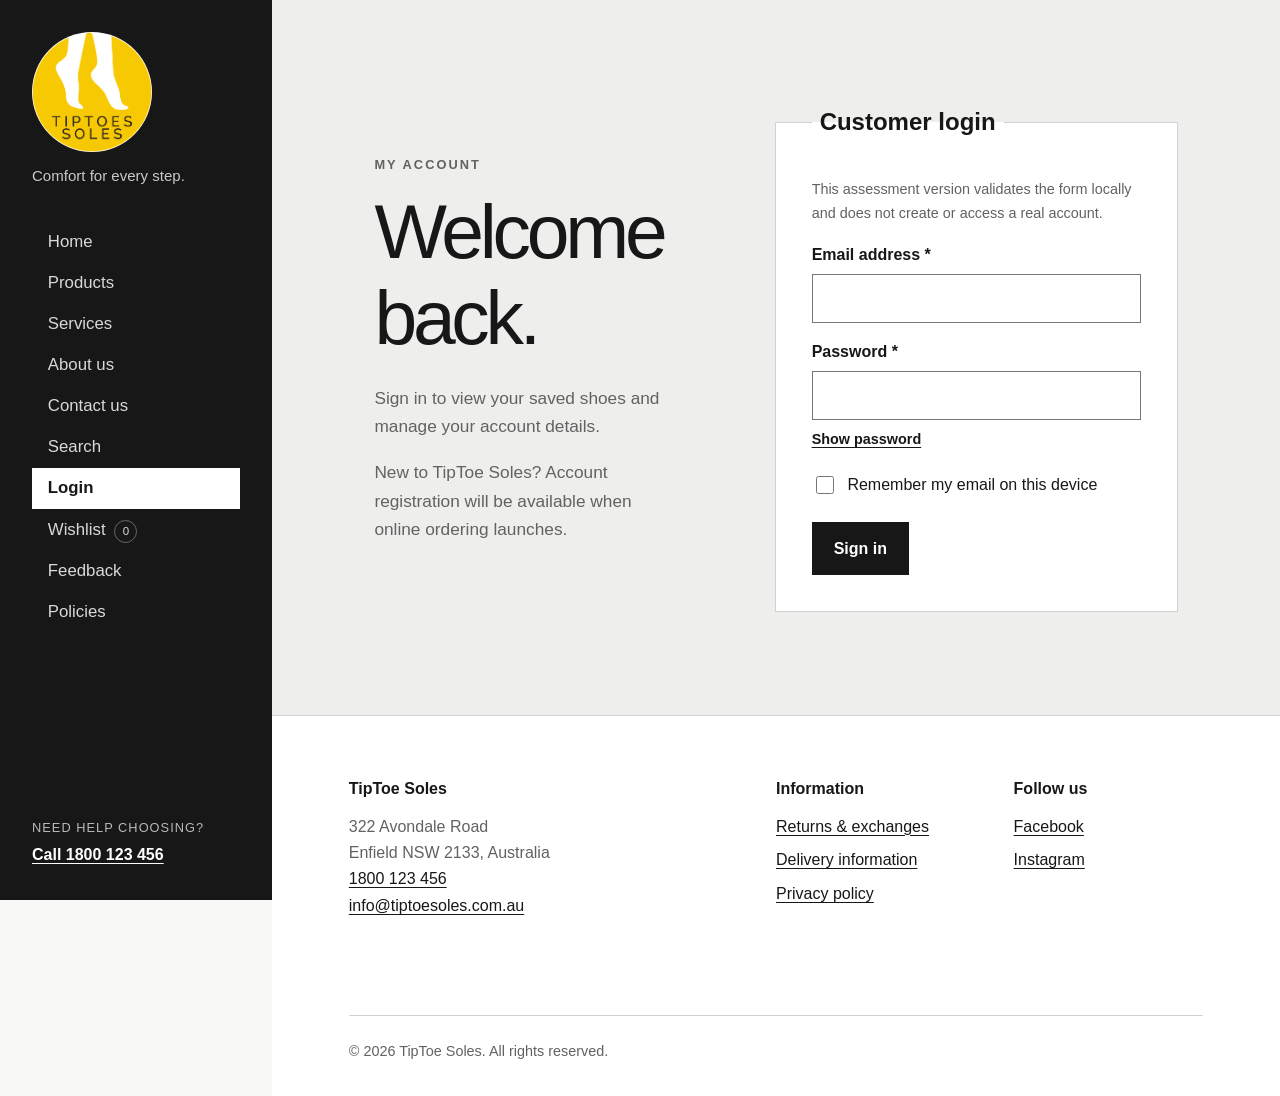
<file: login.html>
<!doctype html>
<html lang="en-AU">

<head>
  <meta charset="utf-8">
  <meta name="viewport" content="width=device-width, initial-scale=1">
  <meta name="description" content="Sign in to your TipToe Soles customer account.">
  <title>Login | TipToe Soles</title>
  <link rel="stylesheet" href="styles.css">
  <script src="site.js" defer></script>
</head>

<body>
  <a class="skip-link" href="#main-content">Skip to main content</a>
  <div class="site-shell">
    <header class="site-header">
      <div class="header-top"><a class="brand" href="index.html" aria-label="TipToe Soles home"><img
            src="images/TipToe_Soles_Logo_colour.png" alt="TipToe Soles"></a>
        <p class="brand-line">Comfort for every step.</p><button class="menu-toggle" type="button" aria-expanded="false"
          aria-controls="primary-menu" aria-label="Open menu"><span class="menu-icon"
            aria-hidden="true"></span></button>
      </div>
      <nav class="site-nav" id="primary-menu" aria-label="Main navigation">
        <ul>
          <li><a href="index.html">Home</a></li>
          <li><a href="products.html">Products</a></li>
          <li><a href="services.html">Services</a></li>
          <li><a href="about.html">About us</a></li>
          <li><a href="contact.html">Contact us</a></li>
          <li><a href="search.html">Search</a></li>
          <li><a class="current-page" href="login.html" aria-current="page">Login</a></li>
          <li><a href="wishlist.html">Wishlist <span class="nav-count" data-wishlist-count>0</span></a></li>
          <li><a href="feedback.html">Feedback</a></li>
          <li><a href="returns.html">Policies</a></li>
        </ul>
      </nav>
      <p class="header-help">Need help choosing?</p><a class="text-link light-link" href="tel:1800123456">Call 1800 123
        456</a>
    </header>
    <div class="page-column">
      <main id="main-content">
        <section class="auth-layout" aria-labelledby="login-heading">
          <div class="auth-copy">
            <p class="eyebrow">My account</p>
            <h1 id="login-heading">Welcome back.</h1>
            <p>Sign in to view your saved shoes and manage your account details.</p>
            <p>New to TipToe Soles? Account registration will be available when online ordering launches.</p>
          </div>
          <form class="standard-form" data-demo-form>
            <fieldset>
              <legend>Customer login</legend>
              <p class="form-note">This assessment version validates the form locally and does not create or access a
                real account.</p>
              <label for="login-email">Email address *</label><input id="login-email" name="email" type="email"
                autocomplete="email" required>
              <div class="password-field"><label for="password">Password *</label><input id="password" name="password"
                  type="password" autocomplete="current-password" minlength="8" required><button class="password-toggle"
                  type="button" data-password-toggle aria-pressed="false">Show password</button></div>
              <div class="checkbox-row"><input id="remember" name="remember" type="checkbox"><label
                  for="remember">Remember my email on this device</label></div>
              <button class="button button-primary" type="submit">Sign in</button>
              <p class="form-status" data-form-status tabindex="-1" hidden>Login form validated. A secure account
                service would process the sign-in on the live website.</p>
            </fieldset>
          </form>
        </section>
      </main>
      <footer class="site-footer">
        <div>
          <h2>TipToe Soles</h2>
          <address>322 Avondale Road<br>Enfield NSW 2133, Australia</address>
          <p><a href="tel:1800123456">1800 123 456</a><br><a
              href="mailto:info@tiptoesoles.com.au">info@tiptoesoles.com.au</a></p>
        </div>
        <div>
          <h2>Information</h2>
          <ul>
            <li><a href="returns.html">Returns &amp; exchanges</a></li>
            <li><a href="delivery.html">Delivery information</a></li>
            <li><a href="privacy.html">Privacy policy</a></li>
          </ul>
        </div>
        <div>
          <h2>Follow us</h2>
          <ul>
            <li><a href="https://www.facebook.com/">Facebook</a></li>
            <li><a href="https://www.instagram.com/">Instagram</a></li>
          </ul>
        </div>
        <p class="copyright">&copy; 2026 TipToe Soles. All rights reserved.</p>
      </footer>
    </div>
  </div>
</body>

</html>
</file>
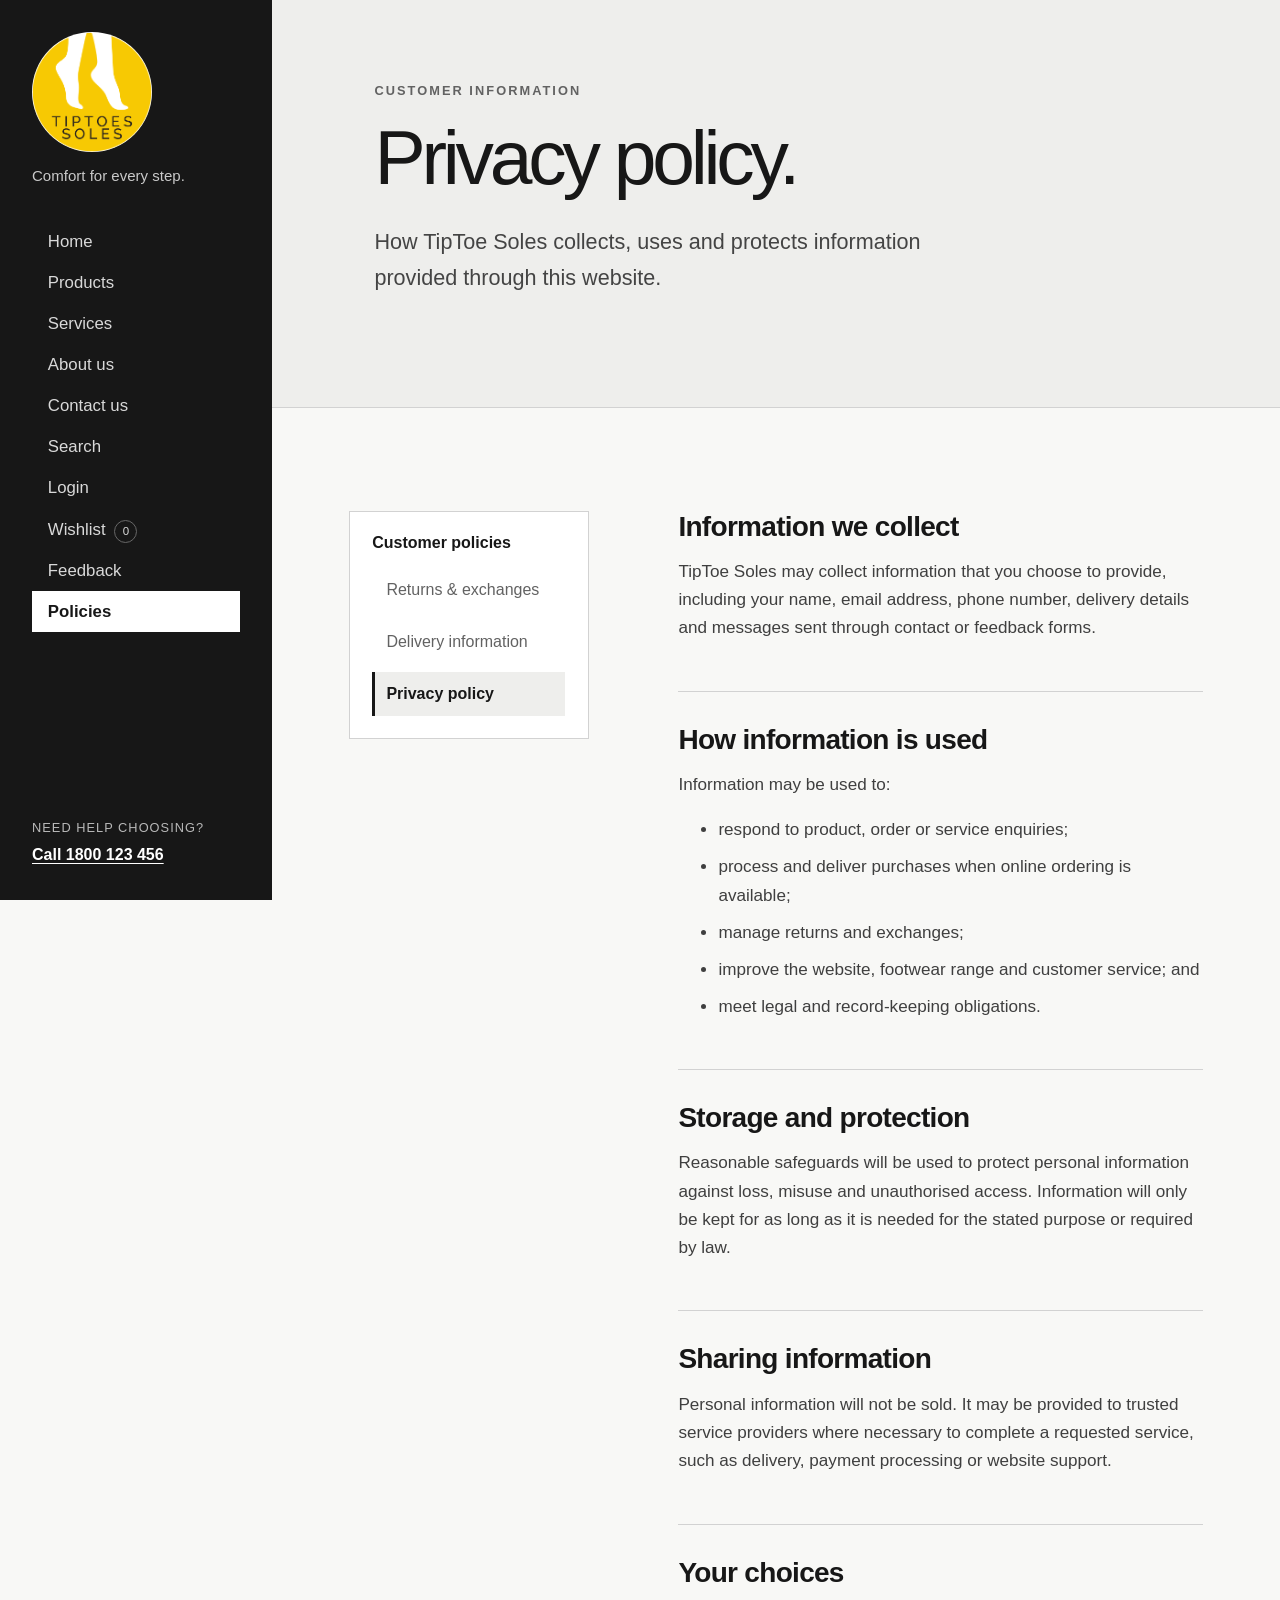
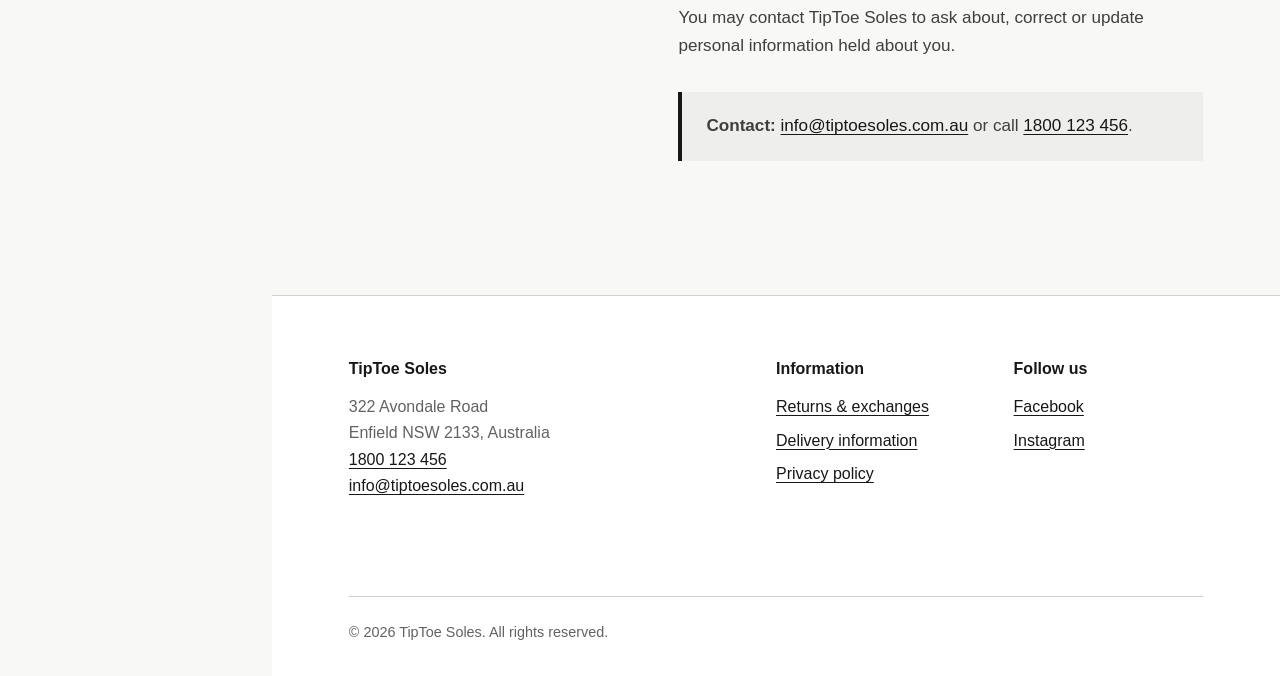
<file: privacy.html>
<!doctype html>
<html lang="en-AU">

<head>
  <meta charset="utf-8">
  <meta name="viewport" content="width=device-width, initial-scale=1">
  <meta name="description" content="How TipToe Soles handles personal information provided through the website.">
  <title>Privacy Policy | TipToe Soles</title>
  <link rel="stylesheet" href="styles.css">
  <script src="site.js" defer></script>
</head>

<body>
  <a class="skip-link" href="#main-content">Skip to main content</a>
  <div class="site-shell">
    <header class="site-header">
      <div class="header-top"><a class="brand" href="index.html" aria-label="TipToe Soles home"><img
            src="images/TipToe_Soles_Logo_colour.png" alt="TipToe Soles"></a>
        <p class="brand-line">Comfort for every step.</p><button class="menu-toggle" type="button" aria-expanded="false"
          aria-controls="primary-menu" aria-label="Open menu"><span class="menu-icon"
            aria-hidden="true"></span></button>
      </div>
      <nav class="site-nav" id="primary-menu" aria-label="Main navigation">
        <ul>
          <li><a href="index.html">Home</a></li>
          <li><a href="products.html">Products</a></li>
          <li><a href="services.html">Services</a></li>
          <li><a href="about.html">About us</a></li>
          <li><a href="contact.html">Contact us</a></li>
          <li><a href="search.html">Search</a></li>
          <li><a href="login.html">Login</a></li>
          <li><a href="wishlist.html">Wishlist <span class="nav-count" data-wishlist-count>0</span></a></li>
          <li><a href="feedback.html">Feedback</a></li>
          <li><a class="current-page" href="privacy.html" aria-current="page">Policies</a></li>
        </ul>
      </nav>
      <p class="header-help">Need help choosing?</p><a class="text-link light-link" href="tel:1800123456">Call 1800 123
        456</a>
    </header>
    <div class="page-column">
      <main id="main-content">
        <header class="page-hero">
          <p class="eyebrow">Customer information</p>
          <h1>Privacy policy.</h1>
          <p>How TipToe Soles collects, uses and protects information provided through this website.</p>
        </header>
        <div class="policy-layout">
          <nav class="policy-nav" aria-label="Customer policies">
            <h2>Customer policies</h2>
            <ul>
              <li><a href="returns.html">Returns &amp; exchanges</a></li>
              <li><a href="delivery.html">Delivery information</a></li>
              <li><a href="privacy.html" aria-current="page">Privacy policy</a></li>
            </ul>
          </nav>
          <article class="policy-copy">
            <h2>Information we collect</h2>
            <p>TipToe Soles may collect information that you choose to provide, including your name, email address,
              phone number, delivery details and messages sent through contact or feedback forms.</p>
            <h2>How information is used</h2>
            <p>Information may be used to:</p>
            <ul>
              <li>respond to product, order or service enquiries;</li>
              <li>process and deliver purchases when online ordering is available;</li>
              <li>manage returns and exchanges;</li>
              <li>improve the website, footwear range and customer service; and</li>
              <li>meet legal and record-keeping obligations.</li>
            </ul>
            <h2>Storage and protection</h2>
            <p>Reasonable safeguards will be used to protect personal information against loss, misuse and unauthorised
              access. Information will only be kept for as long as it is needed for the stated purpose or required by
              law.</p>
            <h2>Sharing information</h2>
            <p>Personal information will not be sold. It may be provided to trusted service providers where necessary to
              complete a requested service, such as delivery, payment processing or website support.</p>
            <h2>Your choices</h2>
            <p>You may contact TipToe Soles to ask about, correct or update personal information held about you.</p>
            <p class="policy-note"><strong>Contact:</strong> <a
                href="mailto:info@tiptoesoles.com.au">info@tiptoesoles.com.au</a> or call <a href="tel:1800123456">1800
                123 456</a>.</p>
          </article>
        </div>
      </main>
      <footer class="site-footer">
        <div>
          <h2>TipToe Soles</h2>
          <address>322 Avondale Road<br>Enfield NSW 2133, Australia</address>
          <p><a href="tel:1800123456">1800 123 456</a><br><a
              href="mailto:info@tiptoesoles.com.au">info@tiptoesoles.com.au</a></p>
        </div>
        <div>
          <h2>Information</h2>
          <ul>
            <li><a href="returns.html">Returns &amp; exchanges</a></li>
            <li><a href="delivery.html">Delivery information</a></li>
            <li><a href="privacy.html" aria-current="page">Privacy policy</a></li>
          </ul>
        </div>
        <div>
          <h2>Follow us</h2>
          <ul>
            <li><a href="https://www.facebook.com/">Facebook</a></li>
            <li><a href="https://www.instagram.com/">Instagram</a></li>
          </ul>
        </div>
        <p class="copyright">&copy; 2026 TipToe Soles. All rights reserved.</p>
      </footer>
    </div>
  </div>
</body>

</html>
</file>
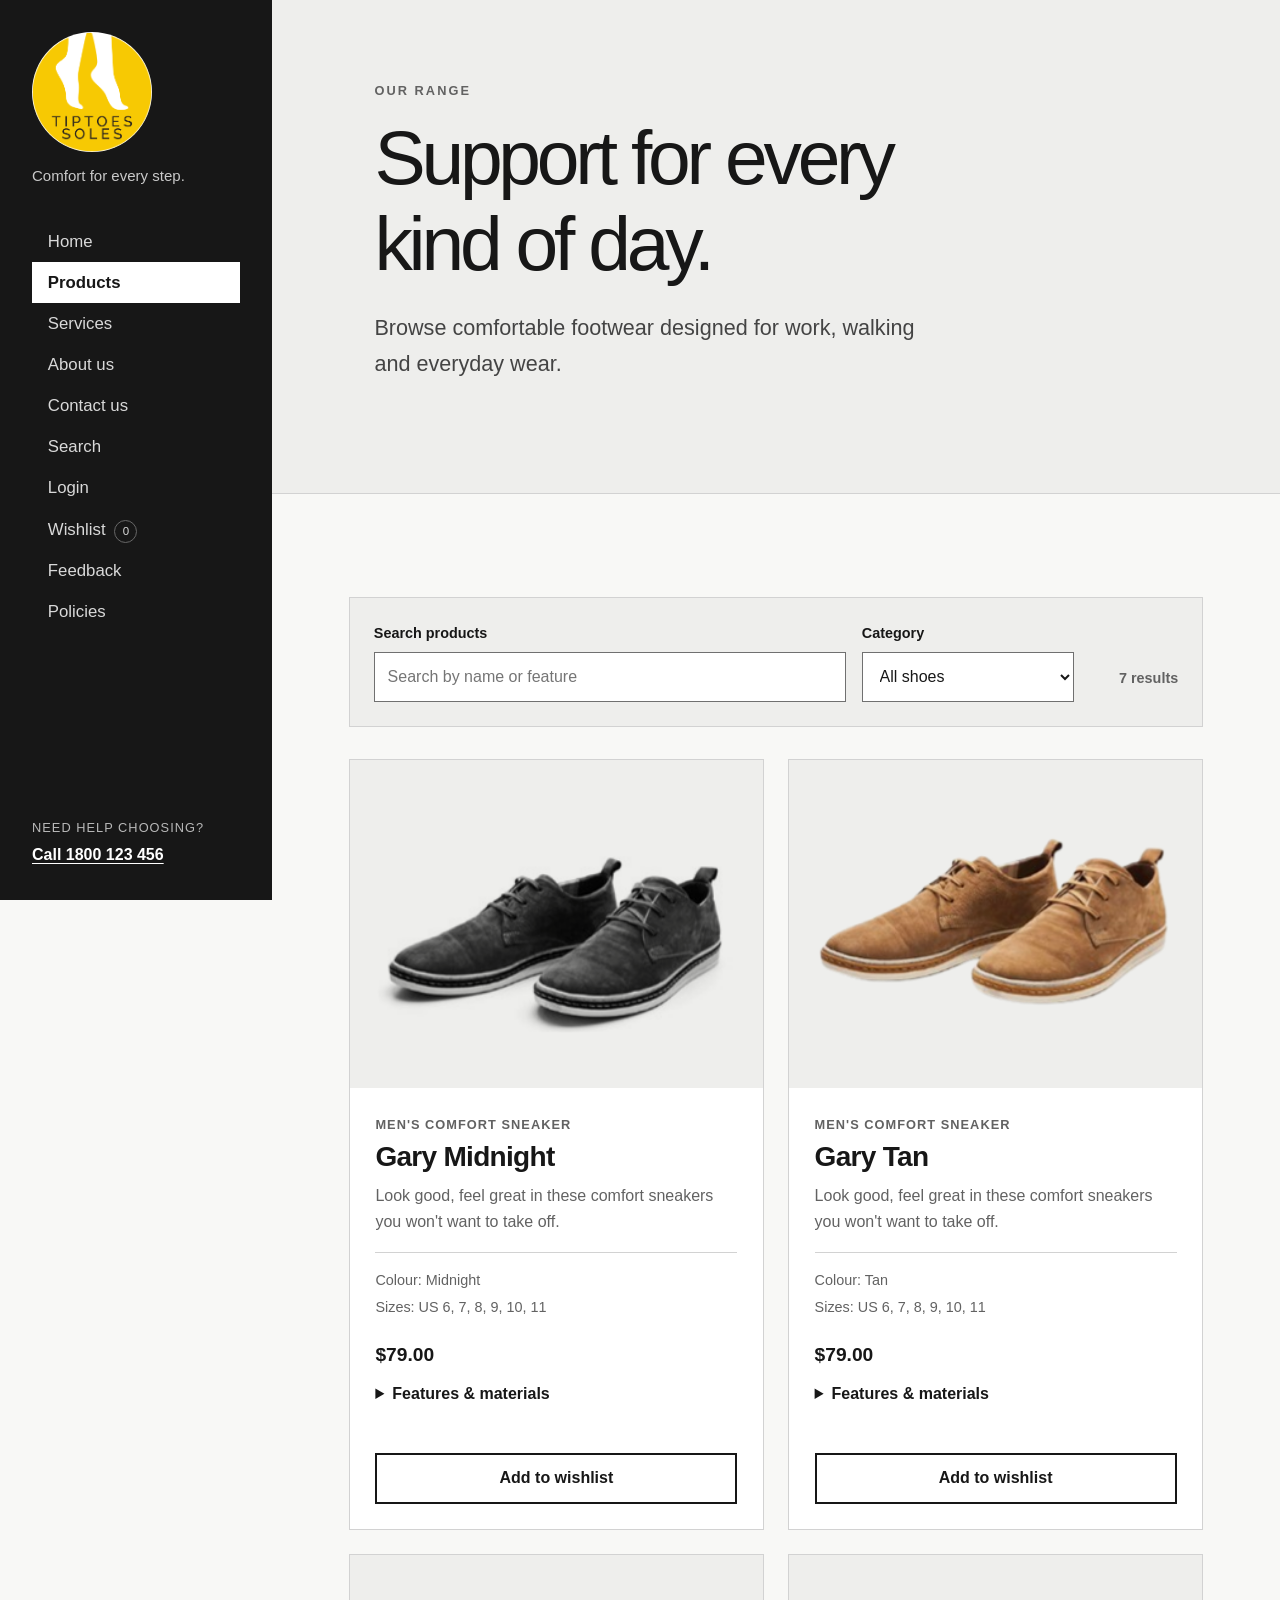
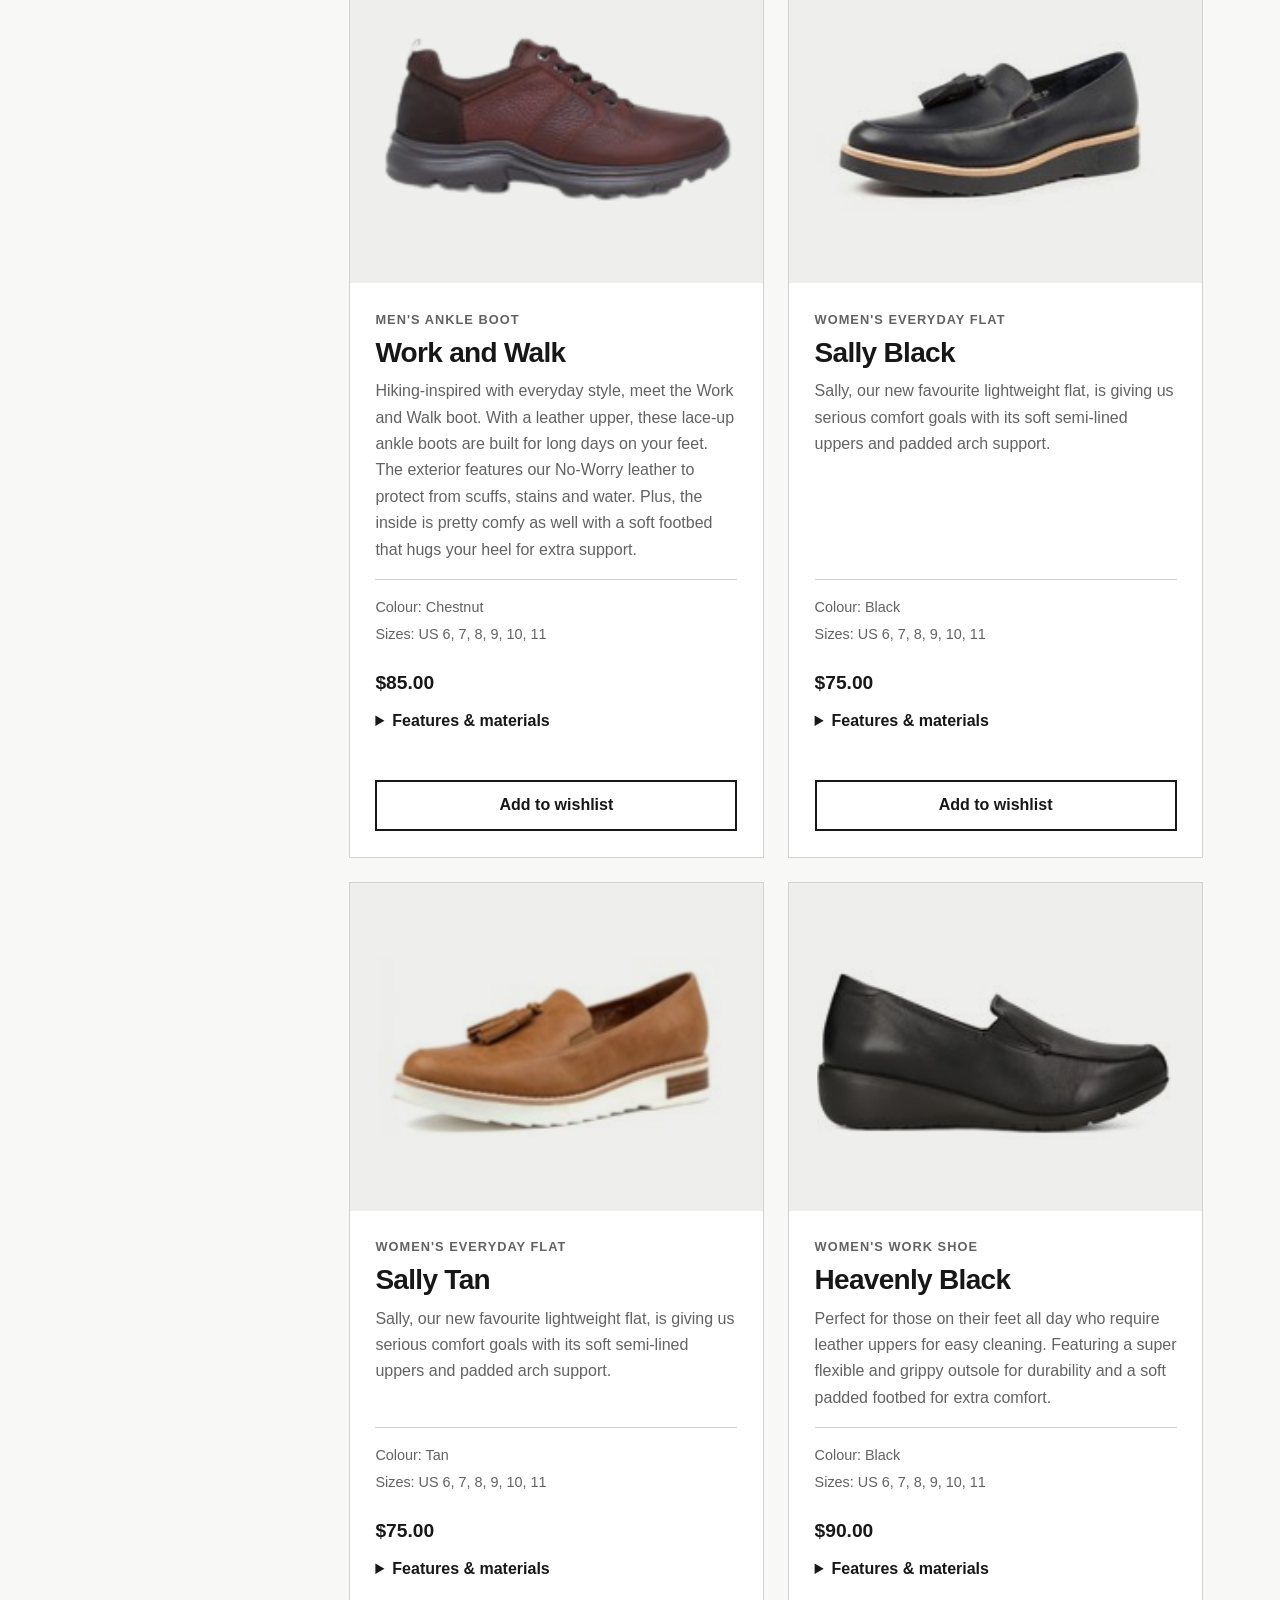
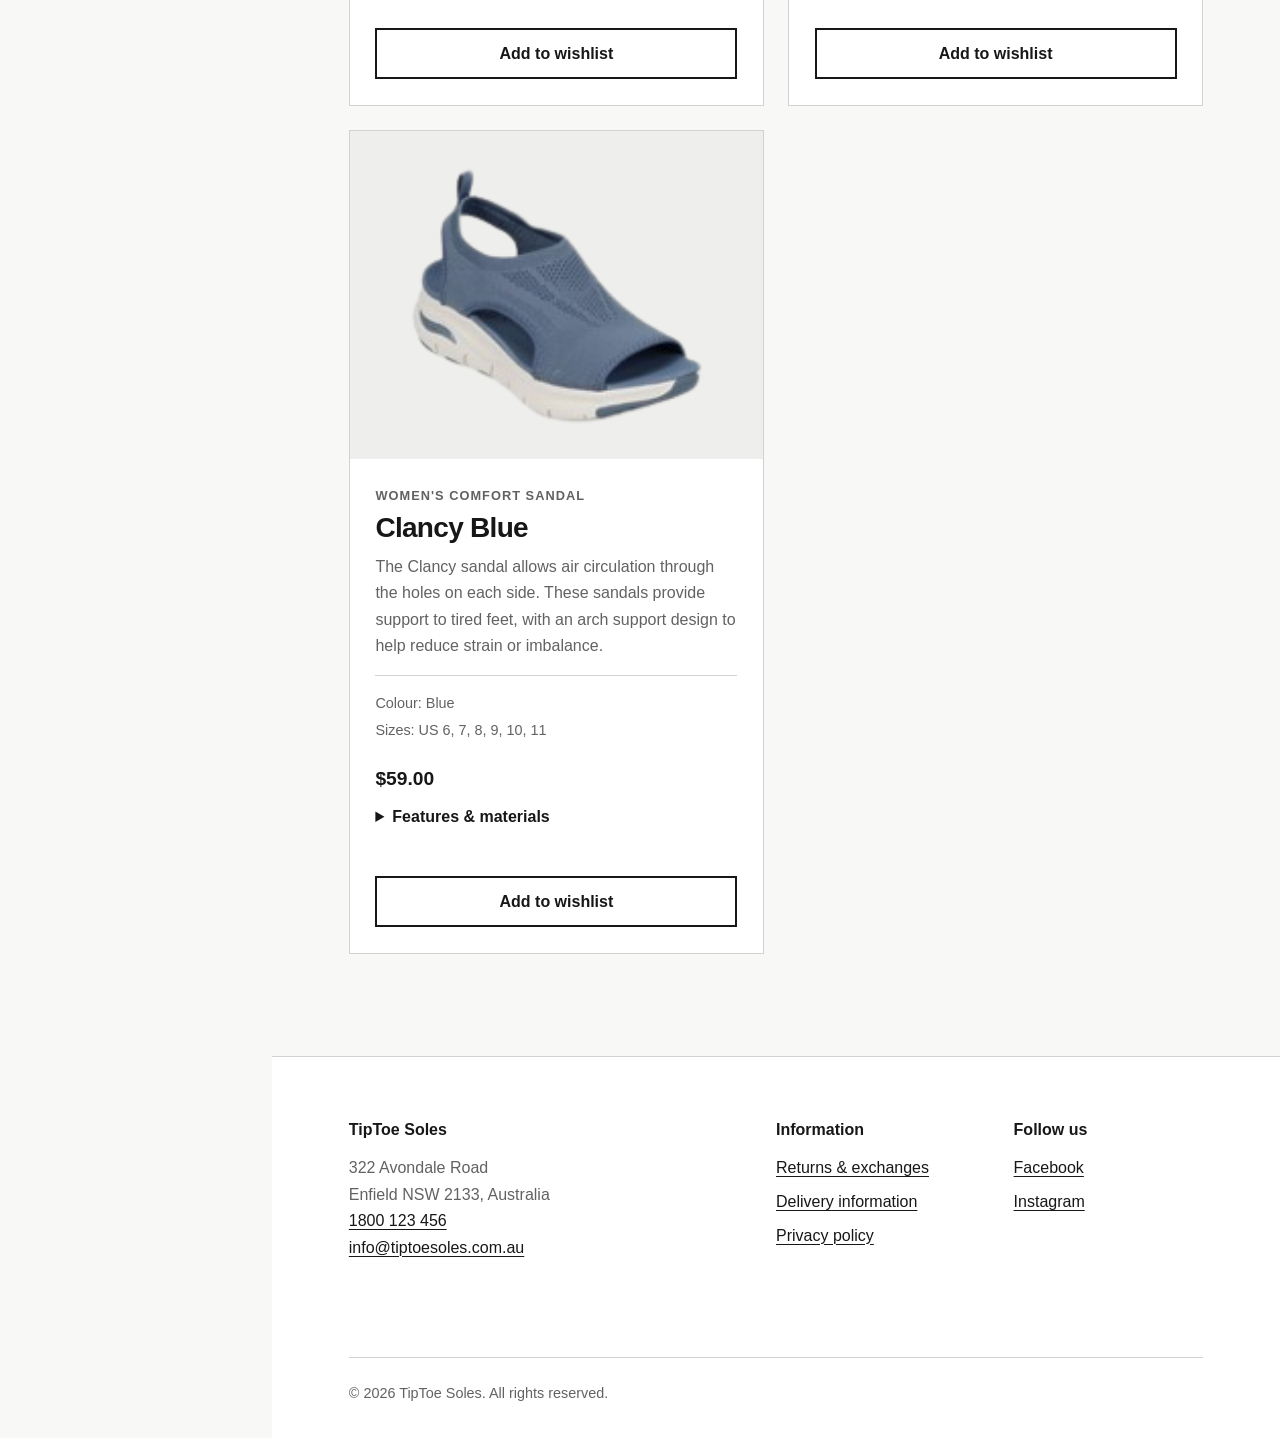
<file: products.html>
<!doctype html>
<html lang="en-AU">

<head>
  <meta charset="utf-8">
  <meta name="viewport" content="width=device-width, initial-scale=1">
  <meta name="description" content="Browse the complete TipToe Soles range of comfortable men's and women's footwear.">
  <title>Products | TipToe Soles</title>
  <link rel="stylesheet" href="styles.css">
  <script src="site.js" defer></script>
</head>

<body>
  <a class="skip-link" href="#main-content">Skip to main content</a>
  <div class="site-shell">
    <header class="site-header">
      <div class="header-top">
        <a class="brand" href="index.html" aria-label="TipToe Soles home"><img src="images/TipToe_Soles_Logo_colour.png"
            alt="TipToe Soles"></a>
        <p class="brand-line">Comfort for every step.</p>
        <button class="menu-toggle" type="button" aria-expanded="false" aria-controls="primary-menu"
          aria-label="Open menu"><span class="menu-icon" aria-hidden="true"></span></button>
      </div>
      <nav class="site-nav" id="primary-menu" aria-label="Main navigation">
        <ul>
          <li><a href="index.html">Home</a></li>
          <li><a class="current-page" href="products.html" aria-current="page">Products</a></li>
          <li><a href="services.html">Services</a></li>
          <li><a href="about.html">About us</a></li>
          <li><a href="contact.html">Contact us</a></li>
          <li><a href="search.html">Search</a></li>
          <li><a href="login.html">Login</a></li>
          <li><a href="wishlist.html">Wishlist <span class="nav-count" data-wishlist-count>0</span></a></li>
          <li><a href="feedback.html">Feedback</a></li>
          <li><a href="returns.html">Policies</a></li>
        </ul>
      </nav>
      <p class="header-help">Need help choosing?</p>
      <a class="text-link light-link" href="tel:1800123456">Call 1800 123 456</a>
    </header>

    <div class="page-column">
      <main id="main-content">
        <header class="page-hero">
          <p class="eyebrow">Our range</p>
          <h1>Support for every kind of day.</h1>
          <p>Browse comfortable footwear designed for work, walking and everyday wear.</p>
        </header>

        <section class="section" aria-labelledby="products-heading">
          <h2 class="sr-only" id="products-heading">All products</h2>
          <div class="catalogue-toolbar">
            <div class="field-group">
              <label for="product-search">Search products</label>
              <input id="product-search" type="search" placeholder="Search by name or feature" data-product-search>
            </div>
            <div class="field-group">
              <label for="product-category">Category</label>
              <select id="product-category" data-product-filter>
                <option value="all">All shoes</option>
                <option value="men">Men's shoes</option>
                <option value="women">Women's shoes</option>
              </select>
            </div>
            <p class="results-count" data-result-count aria-live="polite">7 results</p>
          </div>

          <div class="catalogue-grid">
            <article class="catalogue-card" id="gary-black" data-product-id="gary-black" data-search-item data-category="men">
              <a class="product-image-link" href="#gary-black" aria-label="Gary Midnight product details"><img src="images/Gary_Black.jpg" alt="Gary Midnight leather footwear"></a>
              <div class="catalogue-card-content">
                <p class="product-type">Men&#x27;s comfort sneaker</p>
                <h2>Gary Midnight</h2>
                <p>Look good, feel great in these comfort sneakers you won&#x27;t want to take off.</p>
                <ul class="size-list"><li>Colour: Midnight</li><li>Sizes: US 6, 7, 8, 9, 10, 11</li></ul>
                <p class="card-price">$79.00</p>
                <details class="product-details"><summary>Features &amp; materials</summary>
                  <h3>Features</h3><ul><li>Soft leather uppers</li><li>Breathable mesh lining</li><li>Removable footbed with soft mesh sock lining</li><li>Contoured footbed with additional heel padding</li><li>Orthotic friendly</li></ul>
                  <h3>Materials &amp; details</h3><dl><div><dt>Product Code</dt><dd>30213</dd></div><div><dt>Sole Material</dt><dd>Rubber</dd></div><div><dt>Sock Material</dt><dd>Synthetic</dd></div><div><dt>Lining Material</dt><dd>Eco friendly</dd></div><div><dt>Upper Material</dt><dd>Leather</dd></div></dl>
                </details>
                <div class="product-card-actions"><button class="wishlist-button" type="button" data-wishlist-button aria-pressed="false">Add to wishlist</button></div>
              </div>
            </article>

            <article class="catalogue-card" id="gary-tan" data-product-id="gary-tan" data-search-item data-category="men">
              <a class="product-image-link" href="#gary-tan" aria-label="Gary Tan product details"><img src="images/Gary_Tan.png" alt="Gary Tan leather footwear"></a>
              <div class="catalogue-card-content">
                <p class="product-type">Men&#x27;s comfort sneaker</p>
                <h2>Gary Tan</h2>
                <p>Look good, feel great in these comfort sneakers you won&#x27;t want to take off.</p>
                <ul class="size-list"><li>Colour: Tan</li><li>Sizes: US 6, 7, 8, 9, 10, 11</li></ul>
                <p class="card-price">$79.00</p>
                <details class="product-details"><summary>Features &amp; materials</summary>
                  <h3>Features</h3><ul><li>Soft leather uppers</li><li>Breathable mesh lining</li><li>Removable footbed with soft mesh sock lining</li><li>Contoured footbed with additional heel padding</li><li>Orthotic friendly</li></ul>
                  <h3>Materials &amp; details</h3><dl><div><dt>Product Code</dt><dd>30213</dd></div><div><dt>Sole Material</dt><dd>Rubber</dd></div><div><dt>Sock Material</dt><dd>Synthetic</dd></div><div><dt>Lining Material</dt><dd>Eco friendly</dd></div><div><dt>Upper Material</dt><dd>Leather</dd></div></dl>
                </details>
                <div class="product-card-actions"><button class="wishlist-button" type="button" data-wishlist-button aria-pressed="false">Add to wishlist</button></div>
              </div>
            </article>

            <article class="catalogue-card" id="work-and-walk" data-product-id="work-and-walk" data-search-item data-category="men">
              <a class="product-image-link" href="#work-and-walk" aria-label="Work and Walk product details"><img src="images/Work_and_Walk_Chesnut.png" alt="Work and Walk leather footwear"></a>
              <div class="catalogue-card-content">
                <p class="product-type">Men&#x27;s ankle boot</p>
                <h2>Work and Walk</h2>
                <p>Hiking-inspired with everyday style, meet the Work and Walk boot. With a leather upper, these lace-up ankle boots are built for long days on your feet. The exterior features our No-Worry leather to protect from scuffs, stains and water. Plus, the inside is pretty comfy as well with a soft footbed that hugs your heel for extra support.</p>
                <ul class="size-list"><li>Colour: Chestnut</li><li>Sizes: US 6, 7, 8, 9, 10, 11</li></ul>
                <p class="card-price">$85.00</p>
                <details class="product-details"><summary>Features &amp; materials</summary>
                  <h3>Features</h3><ul><li>Upper is scuff, stain &amp; water-resistant</li><li>Breathable &amp; soft foam-backed mesh lining</li><li>Padded collar is super soft on the heel</li><li>Pull-tab for easy fitting</li><li>Metal eyelet detail</li><li>Footbed hugs your heel for extra support</li><li>Removable insole to fit your own orthotics</li><li>Dual Fit. Remove the insole for a wider fit</li></ul>
                  <h3>Materials &amp; details</h3><dl><div><dt>Product Code</dt><dd>30144</dd></div><div><dt>Sole Material</dt><dd>Rubber</dd></div><div><dt>Sock Material</dt><dd>Pigskin</dd></div><div><dt>Lining Material</dt><dd>Mesh</dd></div><div><dt>Upper Material</dt><dd>Leather</dd></div></dl>
                </details>
                <div class="product-card-actions"><button class="wishlist-button" type="button" data-wishlist-button aria-pressed="false">Add to wishlist</button></div>
              </div>
            </article>

            <article class="catalogue-card" id="sally-black" data-product-id="sally-black" data-search-item data-category="women">
              <a class="product-image-link" href="#sally-black" aria-label="Sally Black product details"><img src="images/Sally_Black.jpg" alt="Sally Black leather footwear"></a>
              <div class="catalogue-card-content">
                <p class="product-type">Women&#x27;s everyday flat</p>
                <h2>Sally Black</h2>
                <p>Sally, our new favourite lightweight flat, is giving us serious comfort goals with its soft semi-lined uppers and padded arch support.</p>
                <ul class="size-list"><li>Colour: Black</li><li>Sizes: US 6, 7, 8, 9, 10, 11</li></ul>
                <p class="card-price">$75.00</p>
                <details class="product-details"><summary>Features &amp; materials</summary>
                  <h3>Features</h3><ul><li>Soft smooth leather uppers</li><li>Semi-lined uppers for a soft unstructured feel</li><li>Super comfortable insole &amp; padded arch support</li><li>Super lightweight outsole helps to absorb shock</li><li>Flexible &amp; grippy outsole</li></ul>
                  <h3>Materials &amp; details</h3><dl><div><dt>Product Code</dt><dd>301818</dd></div><div><dt>Sole Material</dt><dd>Phylon rubber</dd></div><div><dt>Sock Material</dt><dd>Pigskin</dd></div><div><dt>Lining Material</dt><dd>Leather/synthetic</dd></div><div><dt>Upper Material</dt><dd>Leather</dd></div></dl>
                </details>
                <div class="product-card-actions"><button class="wishlist-button" type="button" data-wishlist-button aria-pressed="false">Add to wishlist</button></div>
              </div>
            </article>

            <article class="catalogue-card" id="sally-tan" data-product-id="sally-tan" data-search-item data-category="women">
              <a class="product-image-link" href="#sally-tan" aria-label="Sally Tan product details"><img src="images/Sally_Tan.jpg" alt="Sally Tan leather footwear"></a>
              <div class="catalogue-card-content">
                <p class="product-type">Women&#x27;s everyday flat</p>
                <h2>Sally Tan</h2>
                <p>Sally, our new favourite lightweight flat, is giving us serious comfort goals with its soft semi-lined uppers and padded arch support.</p>
                <ul class="size-list"><li>Colour: Tan</li><li>Sizes: US 6, 7, 8, 9, 10, 11</li></ul>
                <p class="card-price">$75.00</p>
                <details class="product-details"><summary>Features &amp; materials</summary>
                  <h3>Features</h3><ul><li>Soft smooth leather uppers</li><li>Semi-lined uppers for a soft unstructured feel</li><li>Super comfortable insole &amp; padded arch support</li><li>Super lightweight outsole helps to absorb shock</li><li>Flexible &amp; grippy outsole</li></ul>
                  <h3>Materials &amp; details</h3><dl><div><dt>Product Code</dt><dd>301818</dd></div><div><dt>Sole Material</dt><dd>Phylon rubber</dd></div><div><dt>Sock Material</dt><dd>Pigskin</dd></div><div><dt>Lining Material</dt><dd>Leather/synthetic</dd></div><div><dt>Upper Material</dt><dd>Leather</dd></div></dl>
                </details>
                <div class="product-card-actions"><button class="wishlist-button" type="button" data-wishlist-button aria-pressed="false">Add to wishlist</button></div>
              </div>
            </article>

            <article class="catalogue-card" id="heavenly-black" data-product-id="heavenly-black" data-search-item data-category="women">
              <a class="product-image-link" href="#heavenly-black" aria-label="Heavenly Black product details"><img src="images/Heavenly_Black.jpg" alt="Heavenly Black leather footwear"></a>
              <div class="catalogue-card-content">
                <p class="product-type">Women&#x27;s work shoe</p>
                <h2>Heavenly Black</h2>
                <p>Perfect for those on their feet all day who require leather uppers for easy cleaning. Featuring a super flexible and grippy outsole for durability and a soft padded footbed for extra comfort.</p>
                <ul class="size-list"><li>Colour: Black</li><li>Sizes: US 6, 7, 8, 9, 10, 11</li></ul>
                <p class="card-price">$90.00</p>
                <details class="product-details"><summary>Features &amp; materials</summary>
                  <h3>Features</h3><ul><li>Soft leather uppers and lightly padded collar</li><li>Plush footbed for added comfort</li><li>Recycled heel grip</li><li>Flexible and grippy outsole with 10% recycled material</li></ul>
                  <h3>Materials &amp; details</h3><dl><div><dt>Product Code</dt><dd>21960</dd></div><div><dt>Sole Material</dt><dd>Rubber</dd></div><div><dt>Sock Material</dt><dd>Pigskin</dd></div><div><dt>Lining Material</dt><dd>Unlined</dd></div><div><dt>Upper Material</dt><dd>Leather</dd></div></dl>
                </details>
                <div class="product-card-actions"><button class="wishlist-button" type="button" data-wishlist-button aria-pressed="false">Add to wishlist</button></div>
              </div>
            </article>

            <article class="catalogue-card" id="clancy-blue" data-product-id="clancy-blue" data-search-item data-category="women">
              <a class="product-image-link" href="#clancy-blue" aria-label="Clancy Blue product details"><img src="images/Clancy_Blue.png" alt="Clancy Blue leather footwear"></a>
              <div class="catalogue-card-content">
                <p class="product-type">Women&#x27;s comfort sandal</p>
                <h2>Clancy Blue</h2>
                <p>The Clancy sandal allows air circulation through the holes on each side. These sandals provide support to tired feet, with an arch support design to help reduce strain or imbalance.</p>
                <ul class="size-list"><li>Colour: Blue</li><li>Sizes: US 6, 7, 8, 9, 10, 11</li></ul>
                <p class="card-price">$59.00</p>
                <details class="product-details"><summary>Features &amp; materials</summary>
                  <h3>Features</h3><ul><li>Stretchable mesh fabric allows an easy fit</li><li>Memory foam insoles</li></ul>
                  <h3>Materials &amp; details</h3><dl><div><dt>Product Code</dt><dd>30182</dd></div><div><dt>Sole Material</dt><dd>Rubber</dd></div><div><dt>Sock Material</dt><dd>Pigskin</dd></div><div><dt>Lining Material</dt><dd>Unlined</dd></div><div><dt>Upper Material</dt><dd>Leather</dd></div></dl>
                </details>
                <div class="product-card-actions"><button class="wishlist-button" type="button" data-wishlist-button aria-pressed="false">Add to wishlist</button></div>
              </div>
            </article>
          </div>
        </section>
      </main>

      <footer class="site-footer">
        <div>
          <h2>TipToe Soles</h2>
          <address>322 Avondale Road<br>Enfield NSW 2133, Australia</address>
          <p><a href="tel:1800123456">1800 123 456</a><br><a
              href="mailto:info@tiptoesoles.com.au">info@tiptoesoles.com.au</a></p>
        </div>
        <div>
          <h2>Information</h2>
          <ul>
            <li><a href="returns.html">Returns &amp; exchanges</a></li>
            <li><a href="delivery.html">Delivery information</a></li>
            <li><a href="privacy.html">Privacy policy</a></li>
          </ul>
        </div>
        <div>
          <h2>Follow us</h2>
          <ul>
            <li><a href="https://www.facebook.com/">Facebook</a></li>
            <li><a href="https://www.instagram.com/">Instagram</a></li>
          </ul>
        </div>
        <p class="copyright">&copy; 2026 TipToe Soles. All rights reserved.</p>
      </footer>
    </div>
  </div>
</body>

</html>
</file>
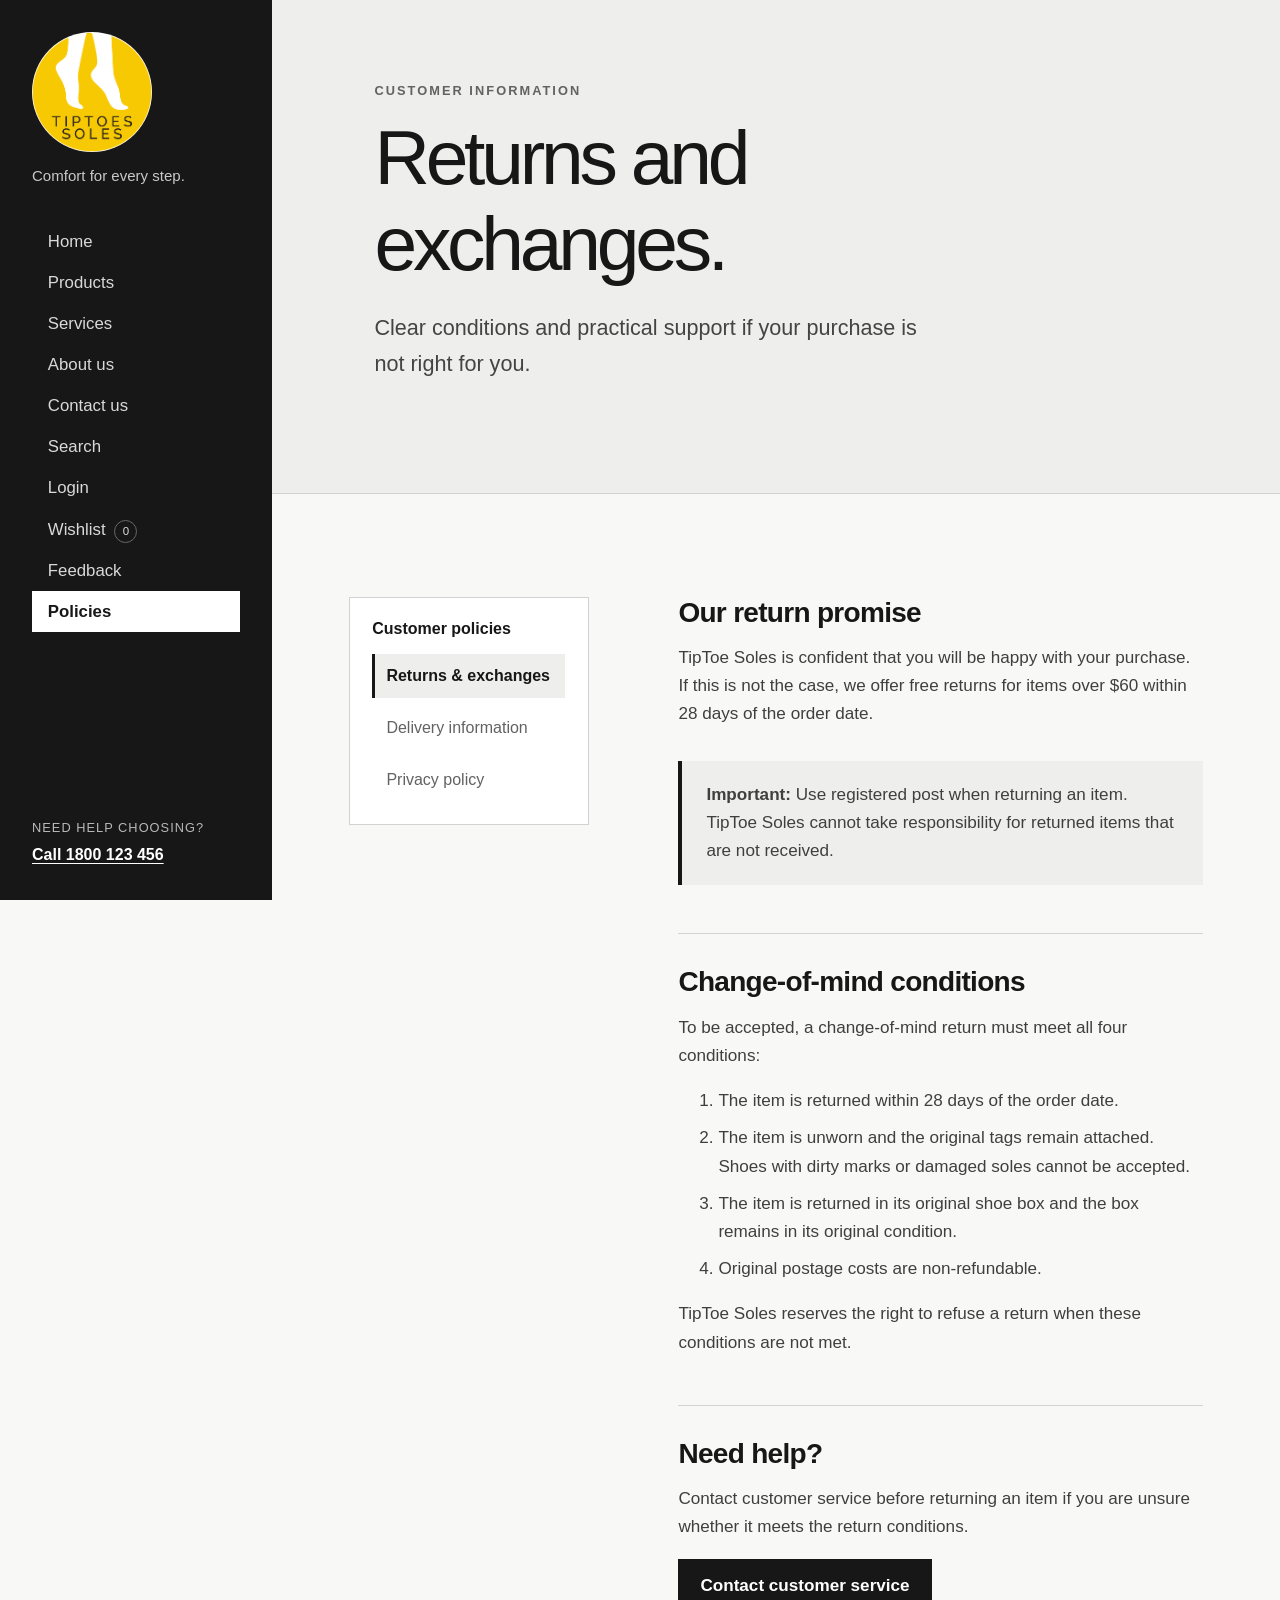
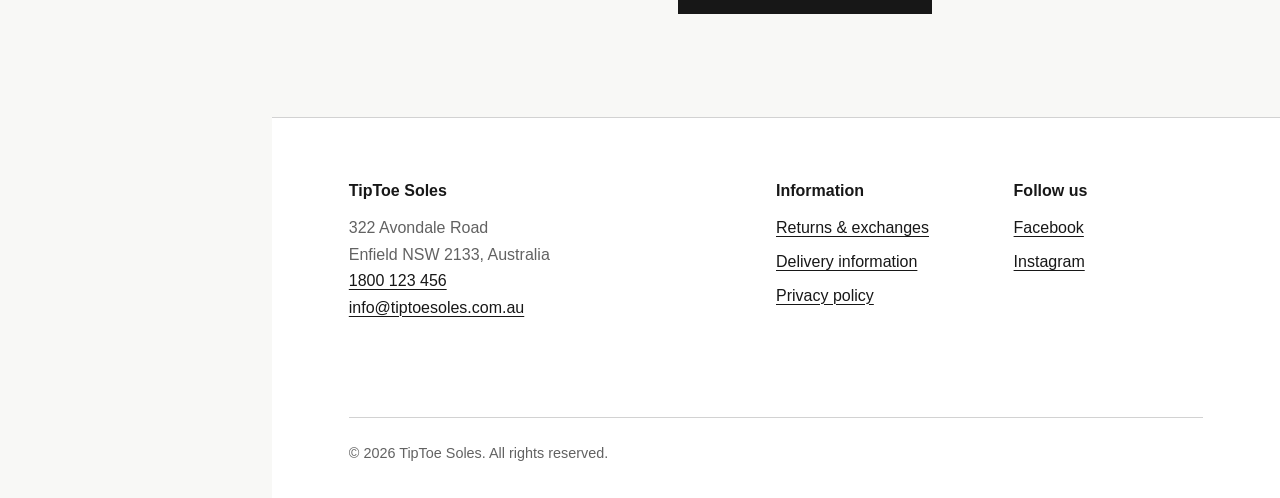
<file: returns.html>
<!doctype html>
<html lang="en-AU">

<head>
  <meta charset="utf-8">
  <meta name="viewport" content="width=device-width, initial-scale=1">
  <meta name="description" content="TipToe Soles returns and exchanges policy.">
  <title>Returns and Exchanges | TipToe Soles</title>
  <link rel="stylesheet" href="styles.css">
  <script src="site.js" defer></script>
</head>

<body>
  <a class="skip-link" href="#main-content">Skip to main content</a>
  <div class="site-shell">
    <header class="site-header">
      <div class="header-top"><a class="brand" href="index.html" aria-label="TipToe Soles home"><img
            src="images/TipToe_Soles_Logo_colour.png" alt="TipToe Soles"></a>
        <p class="brand-line">Comfort for every step.</p><button class="menu-toggle" type="button" aria-expanded="false"
          aria-controls="primary-menu" aria-label="Open menu"><span class="menu-icon"
            aria-hidden="true"></span></button>
      </div>
      <nav class="site-nav" id="primary-menu" aria-label="Main navigation">
        <ul>
          <li><a href="index.html">Home</a></li>
          <li><a href="products.html">Products</a></li>
          <li><a href="services.html">Services</a></li>
          <li><a href="about.html">About us</a></li>
          <li><a href="contact.html">Contact us</a></li>
          <li><a href="search.html">Search</a></li>
          <li><a href="login.html">Login</a></li>
          <li><a href="wishlist.html">Wishlist <span class="nav-count" data-wishlist-count>0</span></a></li>
          <li><a href="feedback.html">Feedback</a></li>
          <li><a class="current-page" href="returns.html" aria-current="page">Policies</a></li>
        </ul>
      </nav>
      <p class="header-help">Need help choosing?</p><a class="text-link light-link" href="tel:1800123456">Call 1800 123
        456</a>
    </header>
    <div class="page-column">
      <main id="main-content">
        <header class="page-hero">
          <p class="eyebrow">Customer information</p>
          <h1>Returns and exchanges.</h1>
          <p>Clear conditions and practical support if your purchase is not right for you.</p>
        </header>
        <div class="policy-layout">
          <nav class="policy-nav" aria-label="Customer policies">
            <h2>Customer policies</h2>
            <ul>
              <li><a href="returns.html" aria-current="page">Returns &amp; exchanges</a></li>
              <li><a href="delivery.html">Delivery information</a></li>
              <li><a href="privacy.html">Privacy policy</a></li>
            </ul>
          </nav>
          <article class="policy-copy">
            <h2>Our return promise</h2>
            <p>TipToe Soles is confident that you will be happy with your purchase. If this is not the case, we offer
              free returns for items over $60 within 28 days of the order date.</p>
            <p class="policy-note"><strong>Important:</strong> Use registered post when returning an item. TipToe Soles
              cannot take responsibility for returned items that are not received.</p>
            <h2>Change-of-mind conditions</h2>
            <p>To be accepted, a change-of-mind return must meet all four conditions:</p>
            <ol>
              <li>The item is returned within 28 days of the order date.</li>
              <li>The item is unworn and the original tags remain attached. Shoes with dirty marks or damaged soles
                cannot be accepted.</li>
              <li>The item is returned in its original shoe box and the box remains in its original condition.</li>
              <li>Original postage costs are non-refundable.</li>
            </ol>
            <p>TipToe Soles reserves the right to refuse a return when these conditions are not met.</p>
            <h2>Need help?</h2>
            <p>Contact customer service before returning an item if you are unsure whether it meets the return
              conditions.</p><a class="button button-primary" href="contact.html">Contact customer service</a>
          </article>
        </div>
      </main>
      <footer class="site-footer">
        <div>
          <h2>TipToe Soles</h2>
          <address>322 Avondale Road<br>Enfield NSW 2133, Australia</address>
          <p><a href="tel:1800123456">1800 123 456</a><br><a
              href="mailto:info@tiptoesoles.com.au">info@tiptoesoles.com.au</a></p>
        </div>
        <div>
          <h2>Information</h2>
          <ul>
            <li><a href="returns.html" aria-current="page">Returns &amp; exchanges</a></li>
            <li><a href="delivery.html">Delivery information</a></li>
            <li><a href="privacy.html">Privacy policy</a></li>
          </ul>
        </div>
        <div>
          <h2>Follow us</h2>
          <ul>
            <li><a href="https://www.facebook.com/">Facebook</a></li>
            <li><a href="https://www.instagram.com/">Instagram</a></li>
          </ul>
        </div>
        <p class="copyright">&copy; 2026 TipToe Soles. All rights reserved.</p>
      </footer>
    </div>
  </div>
</body>

</html>
</file>
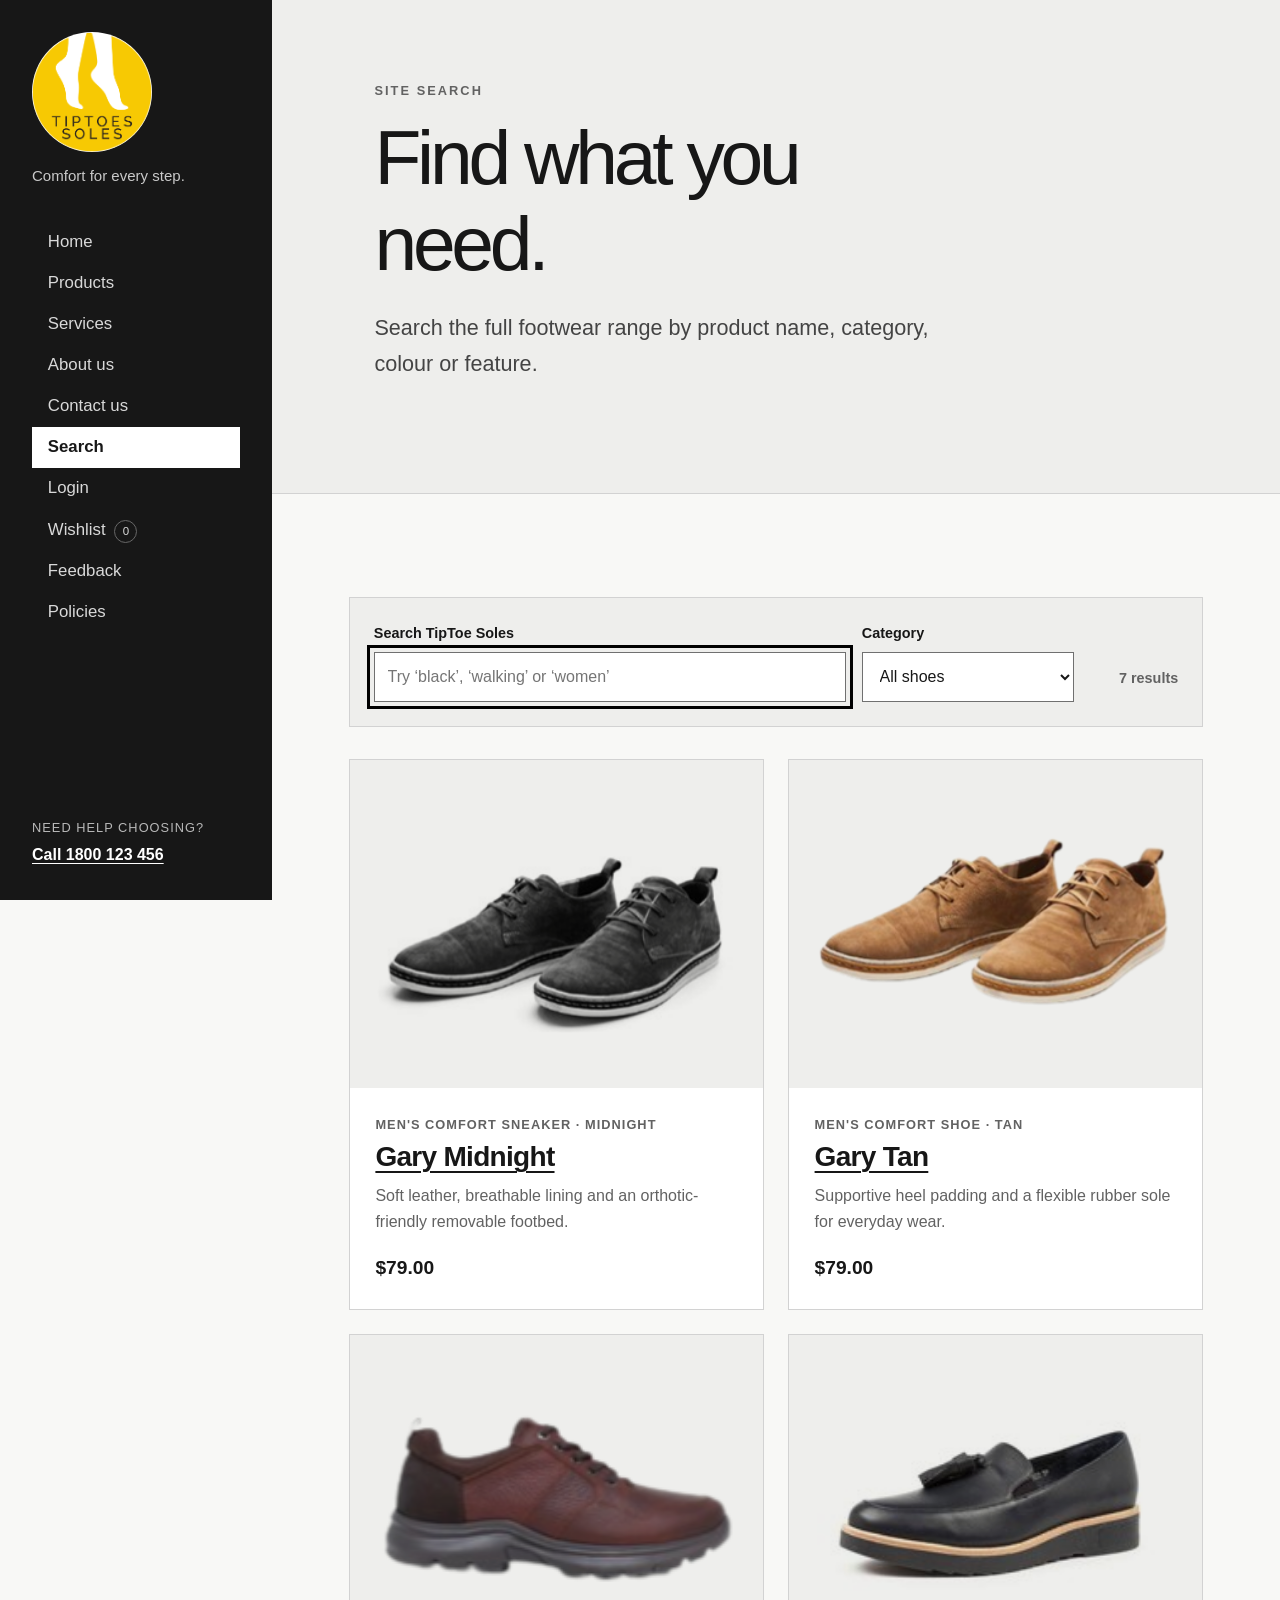
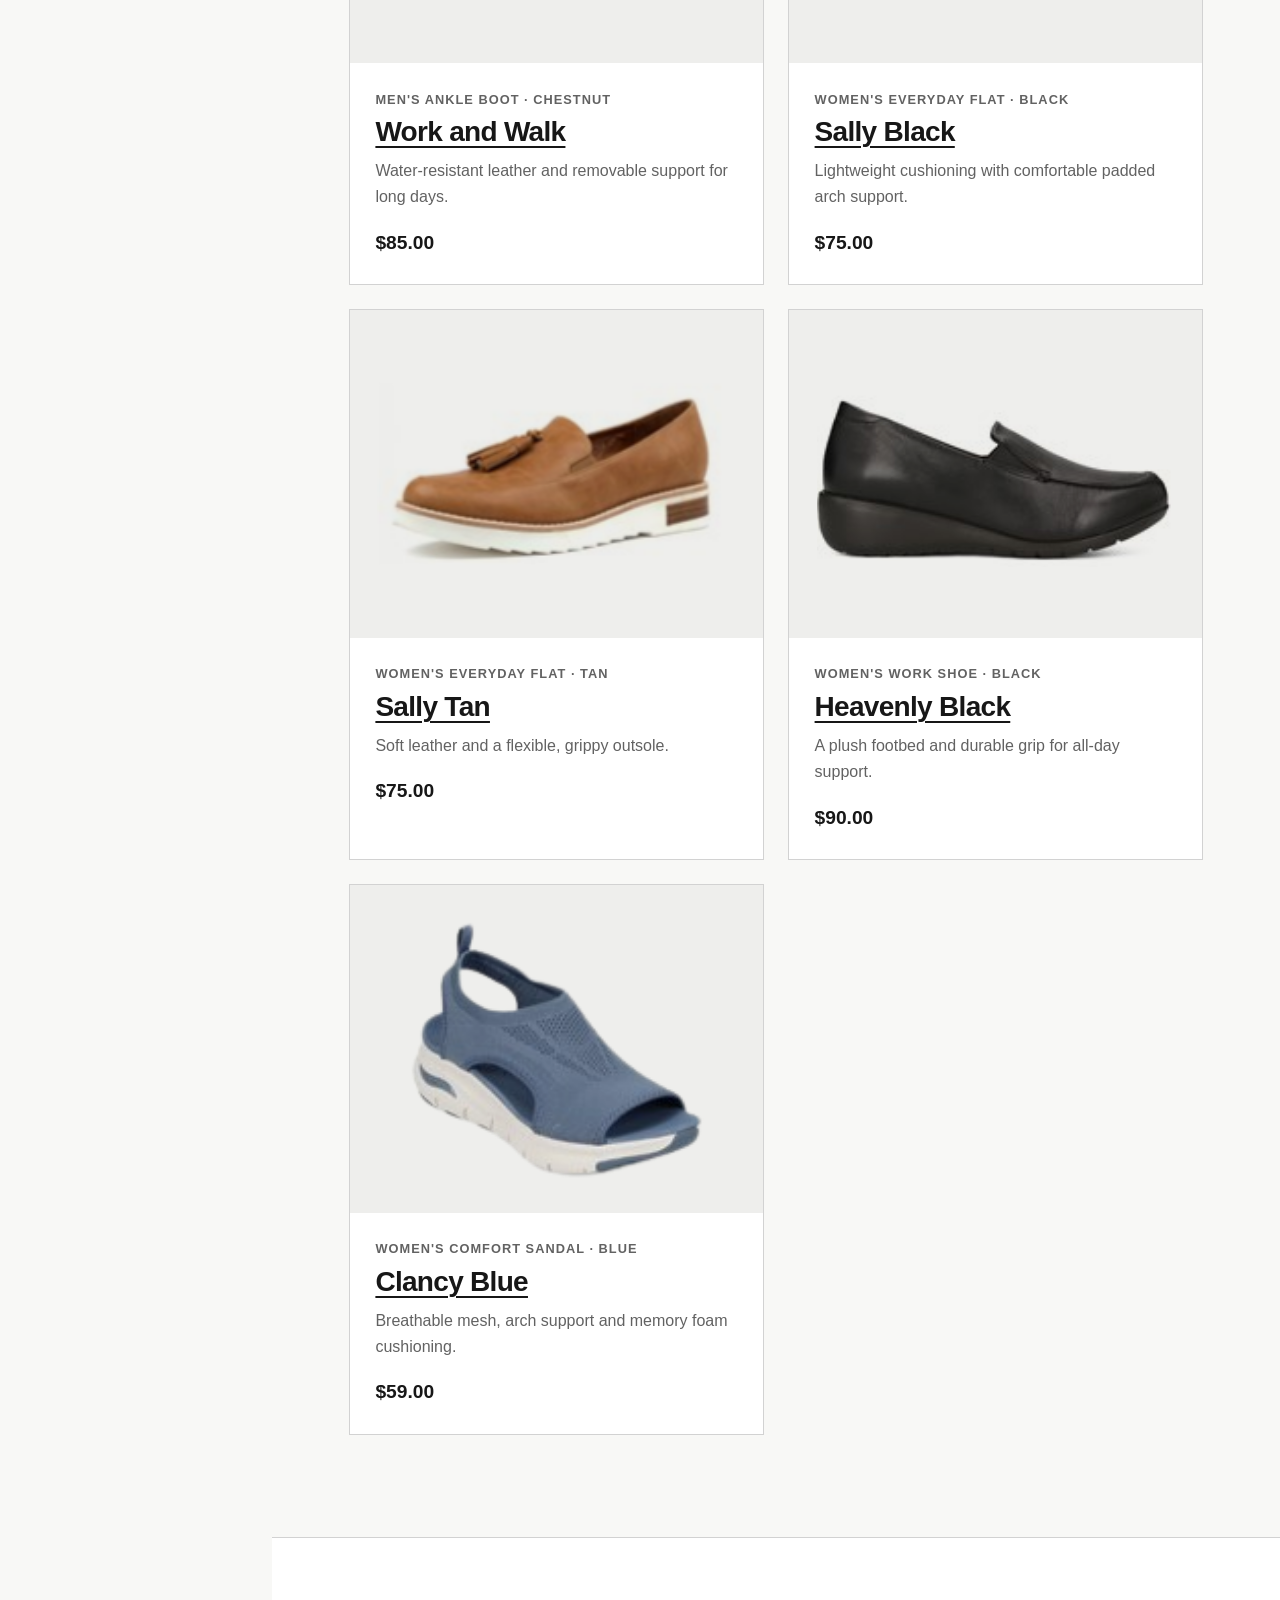
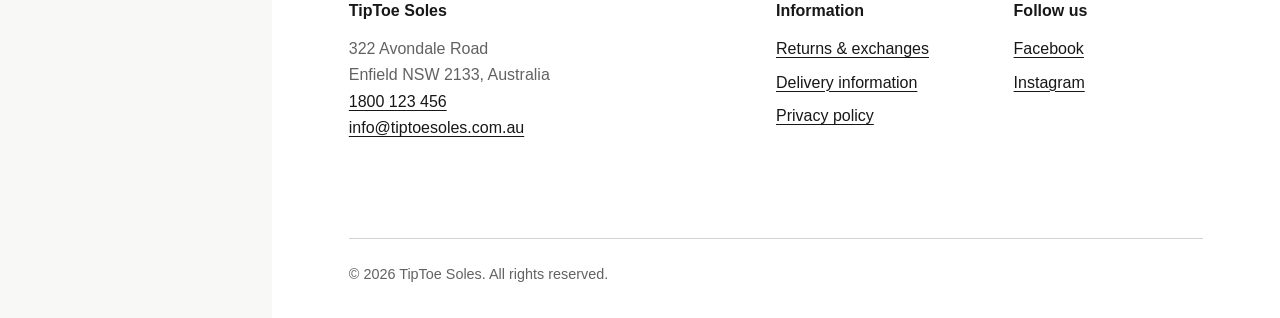
<file: search.html>
<!doctype html>
<html lang="en-AU">

<head>
  <meta charset="utf-8">
  <meta name="viewport" content="width=device-width, initial-scale=1">
  <meta name="description" content="Search TipToe Soles footwear and customer information.">
  <title>Search | TipToe Soles</title>
  <link rel="stylesheet" href="styles.css">
  <script src="site.js" defer></script>
</head>

<body>
  <a class="skip-link" href="#main-content">Skip to main content</a>
  <div class="site-shell">
    <header class="site-header">
      <div class="header-top">
        <a class="brand" href="index.html" aria-label="TipToe Soles home"><img src="images/TipToe_Soles_Logo_colour.png"
            alt="TipToe Soles"></a>
        <p class="brand-line">Comfort for every step.</p>
        <button class="menu-toggle" type="button" aria-expanded="false" aria-controls="primary-menu"
          aria-label="Open menu"><span class="menu-icon" aria-hidden="true"></span></button>
      </div>
      <nav class="site-nav" id="primary-menu" aria-label="Main navigation">
        <ul>
          <li><a href="index.html">Home</a></li>
          <li><a href="products.html">Products</a></li>
          <li><a href="services.html">Services</a></li>
          <li><a href="about.html">About us</a></li>
          <li><a href="contact.html">Contact us</a></li>
          <li><a class="current-page" href="search.html" aria-current="page">Search</a></li>
          <li><a href="login.html">Login</a></li>
          <li><a href="wishlist.html">Wishlist <span class="nav-count" data-wishlist-count>0</span></a></li>
          <li><a href="feedback.html">Feedback</a></li>
          <li><a href="returns.html">Policies</a></li>
        </ul>
      </nav>
      <p class="header-help">Need help choosing?</p><a class="text-link light-link" href="tel:1800123456">Call 1800 123
        456</a>
    </header>

    <div class="page-column">
      <main id="main-content">
        <header class="page-hero">
          <p class="eyebrow">Site search</p>
          <h1>Find what you need.</h1>
          <p>Search the full footwear range by product name, category, colour or feature.</p>
        </header>

        <section class="section" aria-labelledby="search-heading">
          <h2 class="sr-only" id="search-heading">Search products</h2>
          <div class="search-panel">
            <div class="field-group">
              <label for="site-search">Search TipToe Soles</label>
              <input id="site-search" type="search" placeholder="Try ‘black’, ‘walking’ or ‘women’" data-product-search
                autofocus>
            </div>
            <div class="field-group">
              <label for="search-category">Category</label>
              <select id="search-category" data-product-filter>
                <option value="all">All shoes</option>
                <option value="men">Men's shoes</option>
                <option value="women">Women's shoes</option>
              </select>
            </div>
            <p class="results-count" data-result-count aria-live="polite">7 results</p>
          </div>

          <div class="catalogue-grid">
            <article class="catalogue-card" data-search-item data-category="men"><a class="product-image-link"
                href="products.html#gary-black"><img src="images/Gary_Black.jpg"
                  alt="Gary Midnight leather comfort shoes"></a>
              <div class="catalogue-card-content">
                <p class="product-type">Men's comfort sneaker · Midnight</p>
                <h2><a href="products.html#gary-black">Gary Midnight</a></h2>
                <p>Soft leather, breathable lining and an orthotic-friendly removable footbed.</p>
                <p class="card-price">$79.00</p>
              </div>
            </article>
            <article class="catalogue-card" data-search-item data-category="men"><a class="product-image-link"
                href="products.html#gary-tan"><img src="images/Gary_Tan.png" alt="Gary Tan leather comfort shoes"></a>
              <div class="catalogue-card-content">
                <p class="product-type">Men's comfort shoe · Tan</p>
                <h2><a href="products.html#gary-tan">Gary Tan</a></h2>
                <p>Supportive heel padding and a flexible rubber sole for everyday wear.</p>
                <p class="card-price">$79.00</p>
              </div>
            </article>
            <article class="catalogue-card" data-search-item data-category="men"><a class="product-image-link"
                href="products.html#work-and-walk"><img src="images/Work_and_Walk_Chesnut.png"
                  alt="Work and Walk Chestnut ankle boot"></a>
              <div class="catalogue-card-content">
                <p class="product-type">Men's ankle boot · Chestnut</p>
                <h2><a href="products.html#work-and-walk">Work and Walk</a></h2>
                <p>Water-resistant leather and removable support for long days.</p>
                <p class="card-price">$85.00</p>
              </div>
            </article>
            <article class="catalogue-card" data-search-item data-category="women"><a class="product-image-link"
                href="products.html#sally-black"><img src="images/Sally_Black.jpg"
                  alt="Sally Black lightweight flat shoe"></a>
              <div class="catalogue-card-content">
                <p class="product-type">Women's everyday flat · Black</p>
                <h2><a href="products.html#sally-black">Sally Black</a></h2>
                <p>Lightweight cushioning with comfortable padded arch support.</p>
                <p class="card-price">$75.00</p>
              </div>
            </article>
            <article class="catalogue-card" data-search-item data-category="women"><a class="product-image-link"
                href="products.html#sally-tan"><img src="images/Sally_Tan.jpg"
                  alt="Sally Tan lightweight flat shoe"></a>
              <div class="catalogue-card-content">
                <p class="product-type">Women's everyday flat · Tan</p>
                <h2><a href="products.html#sally-tan">Sally Tan</a></h2>
                <p>Soft leather and a flexible, grippy outsole.</p>
                <p class="card-price">$75.00</p>
              </div>
            </article>
            <article class="catalogue-card" data-search-item data-category="women"><a class="product-image-link"
                href="products.html#heavenly-black"><img src="images/Heavenly_Black.jpg"
                  alt="Heavenly Black leather work shoe"></a>
              <div class="catalogue-card-content">
                <p class="product-type">Women's work shoe · Black</p>
                <h2><a href="products.html#heavenly-black">Heavenly Black</a></h2>
                <p>A plush footbed and durable grip for all-day support.</p>
                <p class="card-price">$90.00</p>
              </div>
            </article>
            <article class="catalogue-card" data-search-item data-category="women"><a class="product-image-link"
                href="products.html#clancy-blue"><img src="images/Clancy_Blue.png"
                  alt="Clancy Blue ventilated comfort sandal"></a>
              <div class="catalogue-card-content">
                <p class="product-type">Women's comfort sandal · Blue</p>
                <h2><a href="products.html#clancy-blue">Clancy Blue</a></h2>
                <p>Breathable mesh, arch support and memory foam cushioning.</p>
                <p class="card-price">$59.00</p>
              </div>
            </article>
          </div>
        </section>
      </main>

      <footer class="site-footer">
        <div>
          <h2>TipToe Soles</h2>
          <address>322 Avondale Road<br>Enfield NSW 2133, Australia</address>
          <p><a href="tel:1800123456">1800 123 456</a><br><a
              href="mailto:info@tiptoesoles.com.au">info@tiptoesoles.com.au</a></p>
        </div>
        <div>
          <h2>Information</h2>
          <ul>
            <li><a href="returns.html">Returns &amp; exchanges</a></li>
            <li><a href="delivery.html">Delivery information</a></li>
            <li><a href="privacy.html">Privacy policy</a></li>
          </ul>
        </div>
        <div>
          <h2>Follow us</h2>
          <ul>
            <li><a href="https://www.facebook.com/">Facebook</a></li>
            <li><a href="https://www.instagram.com/">Instagram</a></li>
          </ul>
        </div>
        <p class="copyright">&copy; 2026 TipToe Soles. All rights reserved.</p>
      </footer>
    </div>
  </div>
</body>

</html>
</file>
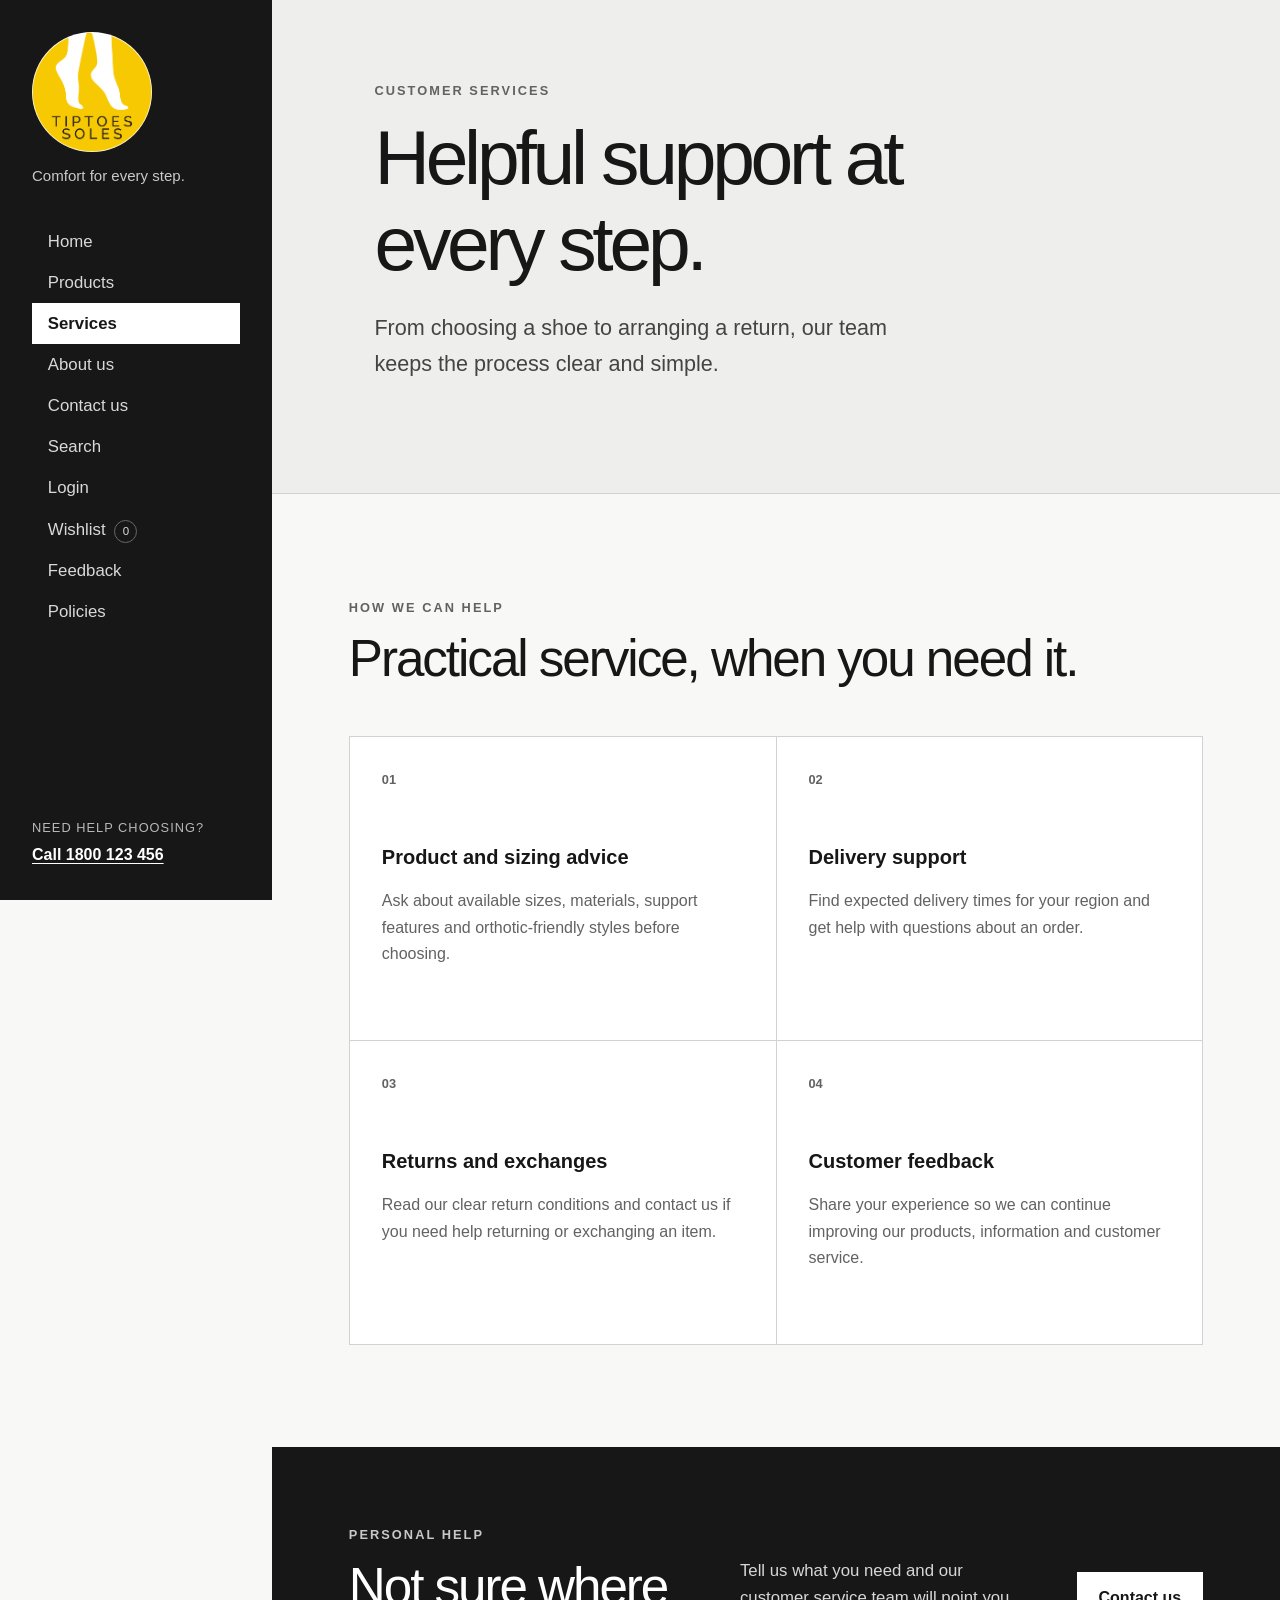
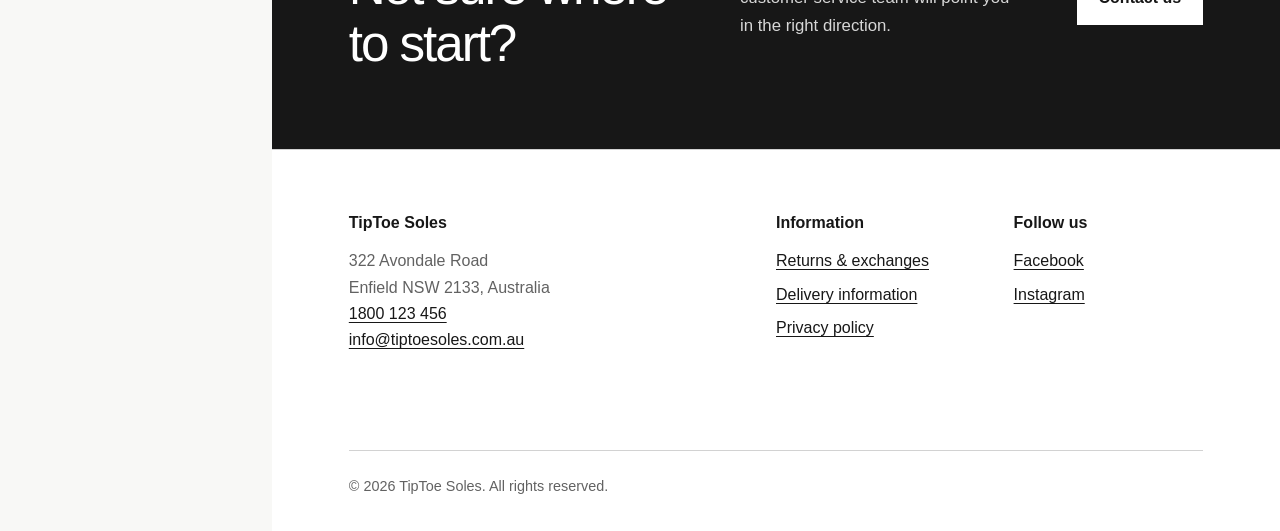
<file: services.html>
<!doctype html>
<html lang="en-AU">

<head>
  <meta charset="utf-8">
  <meta name="viewport" content="width=device-width, initial-scale=1">
  <meta name="description"
    content="TipToe Soles customer services, including sizing help, delivery support and returns assistance.">
  <title>Services | TipToe Soles</title>
  <link rel="stylesheet" href="styles.css">
  <script src="site.js" defer></script>
</head>

<body>
  <a class="skip-link" href="#main-content">Skip to main content</a>
  <div class="site-shell">
    <header class="site-header">
      <div class="header-top">
        <a class="brand" href="index.html" aria-label="TipToe Soles home"><img src="images/TipToe_Soles_Logo_colour.png"
            alt="TipToe Soles"></a>
        <p class="brand-line">Comfort for every step.</p>
        <button class="menu-toggle" type="button" aria-expanded="false" aria-controls="primary-menu"
          aria-label="Open menu"><span class="menu-icon" aria-hidden="true"></span></button>
      </div>
      <nav class="site-nav" id="primary-menu" aria-label="Main navigation">
        <ul>
          <li><a href="index.html">Home</a></li>
          <li><a href="products.html">Products</a></li>
          <li><a class="current-page" href="services.html" aria-current="page">Services</a></li>
          <li><a href="about.html">About us</a></li>
          <li><a href="contact.html">Contact us</a></li>
          <li><a href="search.html">Search</a></li>
          <li><a href="login.html">Login</a></li>
          <li><a href="wishlist.html">Wishlist <span class="nav-count" data-wishlist-count>0</span></a></li>
          <li><a href="feedback.html">Feedback</a></li>
          <li><a href="returns.html">Policies</a></li>
        </ul>
      </nav>
      <p class="header-help">Need help choosing?</p><a class="text-link light-link" href="tel:1800123456">Call 1800 123
        456</a>
    </header>

    <div class="page-column">
      <main id="main-content">
        <header class="page-hero">
          <p class="eyebrow">Customer services</p>
          <h1>Helpful support at every step.</h1>
          <p>From choosing a shoe to arranging a return, our team keeps the process clear and simple.</p>
        </header>

        <section class="section" aria-labelledby="services-heading">
          <p class="eyebrow">How we can help</p>
          <h2 id="services-heading">Practical service, when you need it.</h2>
          <div class="service-grid">
            <article class="service-card">
              <p class="number" aria-hidden="true">01</p>
              <h3>Product and sizing advice</h3>
              <p>Ask about available sizes, materials, support features and orthotic-friendly styles before choosing.
              </p>
            </article>
            <article class="service-card">
              <p class="number" aria-hidden="true">02</p>
              <h3>Delivery support</h3>
              <p>Find expected delivery times for your region and get help with questions about an order.</p>
            </article>
            <article class="service-card">
              <p class="number" aria-hidden="true">03</p>
              <h3>Returns and exchanges</h3>
              <p>Read our clear return conditions and contact us if you need help returning or exchanging an item.</p>
            </article>
            <article class="service-card">
              <p class="number" aria-hidden="true">04</p>
              <h3>Customer feedback</h3>
              <p>Share your experience so we can continue improving our products, information and customer service.</p>
            </article>
          </div>
        </section>

        <section class="contact-band" aria-labelledby="service-contact-heading">
          <div>
            <p class="eyebrow">Personal help</p>
            <h2 id="service-contact-heading">Not sure where to start?</h2>
          </div>
          <p>Tell us what you need and our customer service team will point you in the right direction.</p>
          <a class="button button-light" href="contact.html">Contact us</a>
        </section>
      </main>

      <footer class="site-footer">
        <div>
          <h2>TipToe Soles</h2>
          <address>322 Avondale Road<br>Enfield NSW 2133, Australia</address>
          <p><a href="tel:1800123456">1800 123 456</a><br><a
              href="mailto:info@tiptoesoles.com.au">info@tiptoesoles.com.au</a></p>
        </div>
        <div>
          <h2>Information</h2>
          <ul>
            <li><a href="returns.html">Returns &amp; exchanges</a></li>
            <li><a href="delivery.html">Delivery information</a></li>
            <li><a href="privacy.html">Privacy policy</a></li>
          </ul>
        </div>
        <div>
          <h2>Follow us</h2>
          <ul>
            <li><a href="https://www.facebook.com/">Facebook</a></li>
            <li><a href="https://www.instagram.com/">Instagram</a></li>
          </ul>
        </div>
        <p class="copyright">&copy; 2026 TipToe Soles. All rights reserved.</p>
      </footer>
    </div>
  </div>
</body>

</html>
</file>
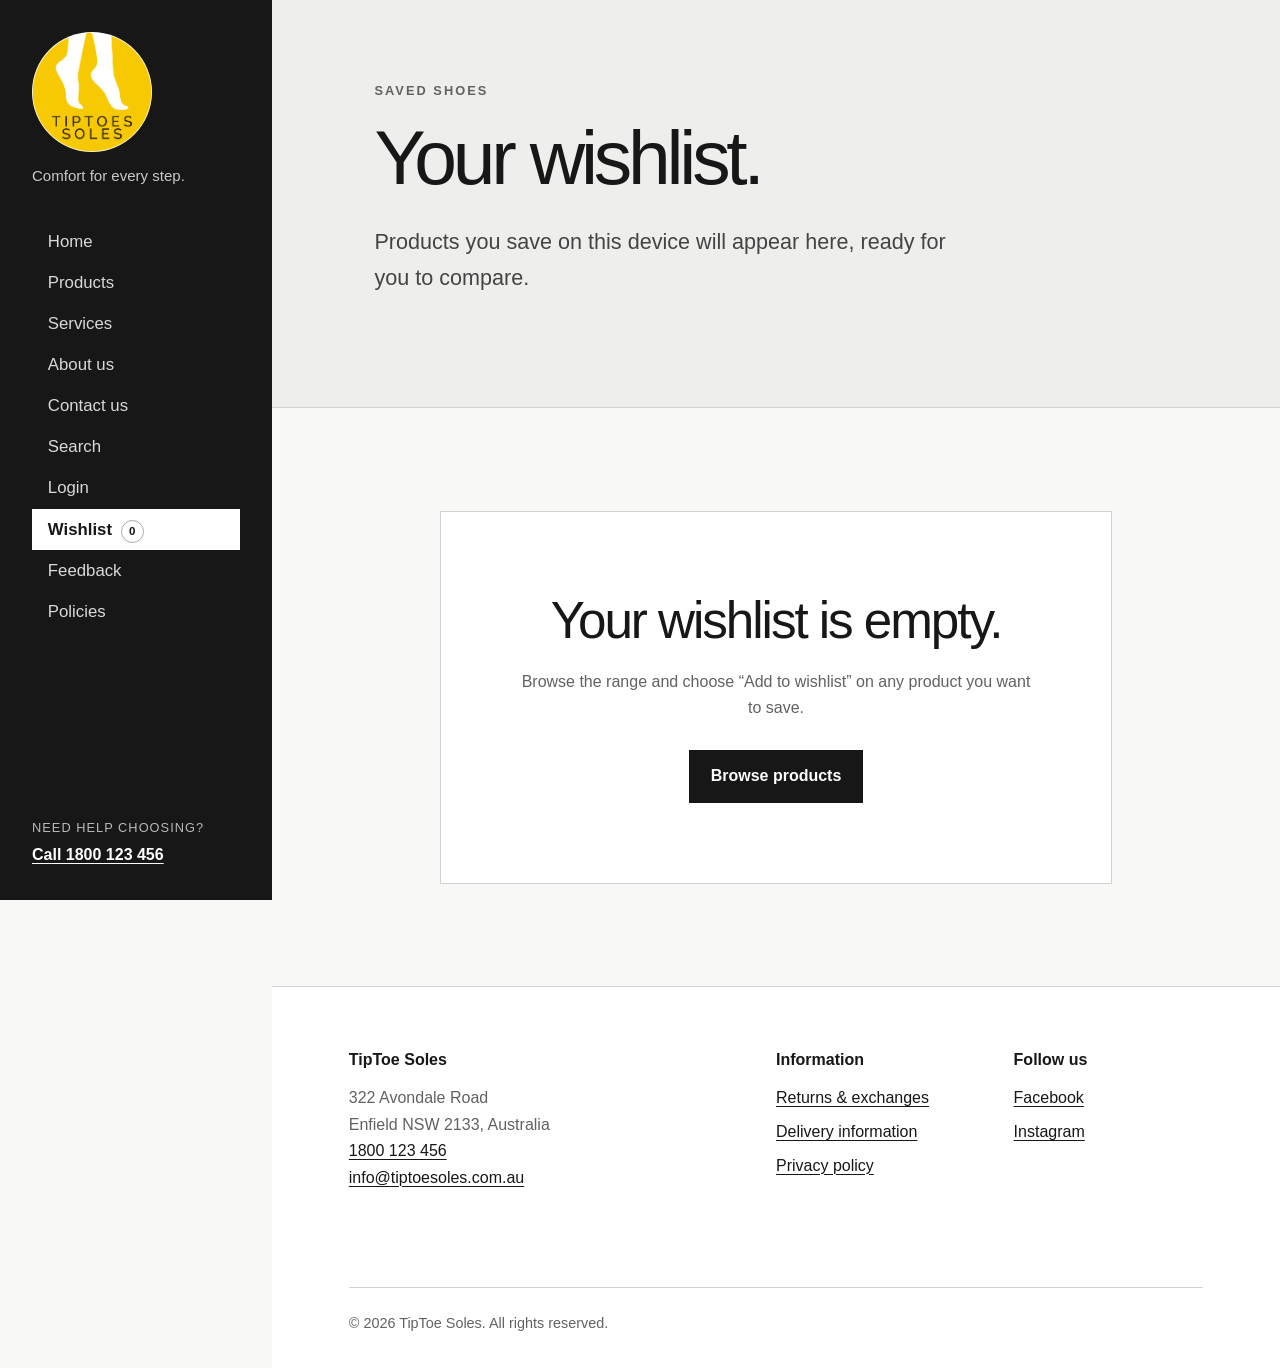
<file: wishlist.html>
<!doctype html>
<html lang="en-AU">

<head>
  <meta charset="utf-8">
  <meta name="viewport" content="width=device-width, initial-scale=1">
  <meta name="description" content="View footwear saved to your TipToe Soles wishlist.">
  <title>Wishlist | TipToe Soles</title>
  <link rel="stylesheet" href="styles.css">
  <script src="site.js" defer></script>
</head>

<body>
  <a class="skip-link" href="#main-content">Skip to main content</a>
  <div class="site-shell">
    <header class="site-header">
      <div class="header-top"><a class="brand" href="index.html" aria-label="TipToe Soles home"><img
            src="images/TipToe_Soles_Logo_colour.png" alt="TipToe Soles"></a>
        <p class="brand-line">Comfort for every step.</p><button class="menu-toggle" type="button" aria-expanded="false"
          aria-controls="primary-menu" aria-label="Open menu"><span class="menu-icon"
            aria-hidden="true"></span></button>
      </div>
      <nav class="site-nav" id="primary-menu" aria-label="Main navigation">
        <ul>
          <li><a href="index.html">Home</a></li>
          <li><a href="products.html">Products</a></li>
          <li><a href="services.html">Services</a></li>
          <li><a href="about.html">About us</a></li>
          <li><a href="contact.html">Contact us</a></li>
          <li><a href="search.html">Search</a></li>
          <li><a href="login.html">Login</a></li>
          <li><a class="current-page" href="wishlist.html" aria-current="page">Wishlist <span class="nav-count"
                data-wishlist-count>0</span></a></li>
          <li><a href="feedback.html">Feedback</a></li>
          <li><a href="returns.html">Policies</a></li>
        </ul>
      </nav>
      <p class="header-help">Need help choosing?</p><a class="text-link light-link" href="tel:1800123456">Call 1800 123
        456</a>
    </header>
    <div class="page-column">
      <main id="main-content">
        <header class="page-hero">
          <p class="eyebrow">Saved shoes</p>
          <h1>Your wishlist.</h1>
          <p>Products you save on this device will appear here, ready for you to compare.</p>
        </header>
        <section class="section" aria-labelledby="wishlist-heading">
          <h2 class="sr-only" id="wishlist-heading">Saved products</h2>
          <div class="empty-state" data-empty-wishlist>
            <h2>Your wishlist is empty.</h2>
            <p>Browse the range and choose “Add to wishlist” on any product you want to save.</p><a
              class="button button-primary" href="products.html">Browse products</a>
          </div>
          <div class="wishlist-grid" data-wishlist-list hidden></div>
        </section>
      </main>
      <footer class="site-footer">
        <div>
          <h2>TipToe Soles</h2>
          <address>322 Avondale Road<br>Enfield NSW 2133, Australia</address>
          <p><a href="tel:1800123456">1800 123 456</a><br><a
              href="mailto:info@tiptoesoles.com.au">info@tiptoesoles.com.au</a></p>
        </div>
        <div>
          <h2>Information</h2>
          <ul>
            <li><a href="returns.html">Returns &amp; exchanges</a></li>
            <li><a href="delivery.html">Delivery information</a></li>
            <li><a href="privacy.html">Privacy policy</a></li>
          </ul>
        </div>
        <div>
          <h2>Follow us</h2>
          <ul>
            <li><a href="https://www.facebook.com/">Facebook</a></li>
            <li><a href="https://www.instagram.com/">Instagram</a></li>
          </ul>
        </div>
        <p class="copyright">&copy; 2026 TipToe Soles. All rights reserved.</p>
      </footer>
    </div>
  </div>
</body>

</html>
</file>
<file: styles.css>
:root {
  --ink: #171717;
  --charcoal: #252525;
  --mid-grey: #626262;
  --line: #d2d2d2;
  --mist: #eeeeec;
  --soft-white: #f8f8f6;
  --white: #ffffff;
  --content-width: 1180px;
}

* {
  box-sizing: border-box;
}

html {
  scroll-behavior: smooth;
}

body {
  margin: 0;
  background: var(--soft-white);
  color: var(--ink);
  font-family: Arial, Helvetica, sans-serif;
  font-size: 1rem;
  line-height: 1.65;
}

img {
  display: block;
  max-width: 100%;
}

a {
  color: var(--ink);
  text-decoration-thickness: 0.08em;
  text-underline-offset: 0.18em;
}

a:visited {
  color: #484848;
}

a:hover {
  color: #000000;
  text-decoration-thickness: 0.14em;
}

a:focus-visible,
button:focus-visible,
input:focus-visible,
select:focus-visible,
textarea:focus-visible {
  outline: 3px solid #000000;
  outline-offset: 4px;
}

h1,
h2,
h3,
p {
  margin-top: 0;
}

h1,
h2,
h3 {
  line-height: 1.12;
}

h1 {
  max-width: 13ch;
  margin-bottom: 1.5rem;
  font-size: clamp(2.8rem, 6vw, 6rem);
  font-weight: 500;
  letter-spacing: -0.055em;
}

h2 {
  margin-bottom: 1.25rem;
  font-size: clamp(2rem, 4vw, 3.6rem);
  font-weight: 500;
  letter-spacing: -0.04em;
}

h3 {
  font-size: 1.25rem;
}

address {
  font-style: normal;
}

.skip-link {
  position: fixed;
  z-index: 20;
  top: 0.75rem;
  left: 0.75rem;
  padding: 0.7rem 1rem;
  transform: translateY(-160%);
  background: var(--white);
  color: var(--ink);
  font-weight: 700;
}

.skip-link:focus {
  transform: translateY(0);
}

.site-shell {
  display: grid;
  grid-template-columns: 17rem minmax(0, 1fr);
  min-height: 100vh;
}

.site-header {
  position: sticky;
  top: 0;
  display: flex;
  height: 100vh;
  padding: 2rem;
  flex-direction: column;
  background: var(--ink);
  color: var(--white);
}

.brand {
  display: block;
  width: 7.5rem;
  margin-bottom: 0.75rem;
  background: var(--white);
  border-radius: 50%;
}

.brand img {
  width: 100%;
  height: auto;
  border-radius: 50%;
  /* filter: grayscale(1) contrast(1.1); */
}

.brand-line {
  margin-bottom: 2rem;
  color: #c9c9c9;
  font-size: 0.94rem;
}

.site-nav ul,
.site-footer ul {
  margin: 0;
  padding: 0;
  list-style: none;
}

.site-nav a {
  display: block;
  padding: 0.42rem 0.8rem;
  border-left: 3px solid transparent;
  color: #d9d9d9;
  font-size: 1.05rem;
  text-decoration: none;
}

.site-nav a:visited {
  color: #d9d9d9;
}

.site-nav a:hover,
.site-nav a:focus-visible {
  border-left-color: #8f8f8f;
  background: #333333;
  color: var(--white);
}

.site-nav .current-page,
.site-nav .current-page:visited {
  border-left-color: var(--white);
  background: var(--white);
  color: var(--ink);
  font-weight: 700;
}

.header-help {
  margin-top: auto;
  margin-bottom: 0.2rem;
  color: #b8b8b8;
  font-size: 0.8rem;
  letter-spacing: 0.08em;
  text-transform: uppercase;
}

.light-link,
.light-link:visited {
  color: var(--white);
}

.page-column {
  min-width: 0;
}

.hero {
  display: grid;
  min-height: 75vh;
  padding: clamp(3rem, 7vw, 7rem);
  grid-template-columns: minmax(0, 1fr) minmax(20rem, 0.85fr);
  align-items: center;
  gap: clamp(2.5rem, 6vw, 6rem);
}

.eyebrow {
  margin-bottom: 0.8rem;
  color: var(--mid-grey);
  font-size: 0.8rem;
  font-weight: 700;
  letter-spacing: 0.16em;
  text-transform: uppercase;
}

.hero-intro,
.page-hero > p:last-child {
  max-width: 36rem;
  margin-bottom: 2rem;
  color: #444444;
  font-size: clamp(1.12rem, 2vw, 1.35rem);
}

.button-row {
  display: flex;
  flex-wrap: wrap;
  gap: 0.75rem;
}

.button {
  display: inline-block;
  min-height: 3rem;
  padding: 0.72rem 1.25rem;
  border: 2px solid var(--ink);
  font: inherit;
  font-weight: 700;
  text-decoration: none;
  cursor: pointer;
}

.button:visited {
  color: inherit;
}

.button-primary {
  background: var(--ink);
  color: var(--white);
}

.button-primary:visited,
.button-primary:hover {
  color: var(--white);
}

.button-primary:hover {
  background: #3a3a3a;
}

.button-secondary {
  background: transparent;
  color: var(--ink);
}

.button-secondary:hover {
  background: var(--mist);
}

.button-tertiary {
  background: transparent;
  color: var(--white);
  border: 2px solid var(--white);
}

.button-tertiary:visited {
  color: var(--white);
}

.button-tertiary:hover {
  background: var(--mist);
  color: var(--ink);
}

.button-light {
  border-color: var(--white);
  background: var(--white);
  color: var(--ink);
}

.button-light:visited,
.button-light:hover {
  color: var(--ink);
}

.button-light:hover {
  background: #dfdfdf;
}

.hero-product {
  padding: clamp(1.5rem, 4vw, 3rem);
  background: var(--mist);
}

.hero-product > img {
  width: 100%;
  min-height: 18rem;
  object-fit: contain;
  mix-blend-mode: multiply;
}

.product-label,
.product-type {
  margin-bottom: 0.4rem;
  color: var(--mid-grey);
  font-size: 0.8rem;
  font-weight: 700;
  letter-spacing: 0.08em;
  text-transform: uppercase;
}

.featured-details {
  display: flex;
  padding-top: 1.25rem;
  border-top: 1px solid #bdbdbd;
  justify-content: space-between;
  gap: 1.5rem;
}

.featured-details h2 {
  margin-bottom: 0.3rem;
  font-size: 1.5rem;
  font-weight: 700;
  letter-spacing: -0.02em;
}

.featured-details p {
  margin-bottom: 0;
  color: var(--mid-grey);
}

.featured-details .price {
  color: var(--ink);
  font-size: 1.4rem;
  font-weight: 700;
}

.benefits {
  display: grid;
  padding: 1.5rem clamp(3rem, 7vw, 7rem);
  border-top: 1px solid var(--line);
  border-bottom: 1px solid var(--line);
  grid-template-columns: repeat(3, 1fr);
  gap: 2rem;
}

.benefits p {
  margin-bottom: 0;
}

.benefits strong,
.benefits span {
  display: block;
}

.benefits span {
  color: var(--mid-grey);
  font-size: 0.92rem;
}

.section {
  max-width: var(--content-width);
  margin-inline: auto;
  padding: clamp(4rem, 8vw, 8rem) clamp(2rem, 6vw, 5rem);
}

.section-heading {
  display: flex;
  margin-bottom: 2.5rem;
  align-items: end;
  justify-content: space-between;
  gap: 2rem;
}

.section-heading h2 {
  margin-bottom: 0;
}

.text-link {
  font-weight: 700;
}

.product-grid {
  display: grid;
  grid-template-columns: repeat(3, 1fr);
  gap: 1.5rem;
}

.product-card {
  border: 1px solid var(--line);
  background: var(--white);
}

.product-card > a {
  display: block;
  padding: 1.5rem;
  background: var(--mist);
}

.product-card img {
  width: 100%;
  height: 14rem;
  object-fit: contain;
  mix-blend-mode: multiply;
  transition: transform 180ms ease;
}

.product-card > a:hover img {
  transform: scale(1.03);
}

.product-card-content {
  padding: 1.4rem;
}

.product-card h3 {
  margin-bottom: 0.5rem;
}

.product-card-content > p:not(.product-type):not(.card-price) {
  min-height: 5rem;
  color: var(--mid-grey);
}

.card-price {
  margin-bottom: 0;
  font-size: 1.2rem;
  font-weight: 700;
}

.service-panel,
.contact-band {
  display: grid;
  padding: clamp(3rem, 6vw, 6rem);
  background: var(--ink);
  color: var(--white);
  grid-template-columns: 1.1fr 0.9fr;
  align-items: center;
  gap: 4rem;
}

.service-panel .eyebrow,
.contact-band .eyebrow {
  color: #c8c8c8;
}

.service-panel h2,
.contact-band h2 {
  margin-bottom: 0;
}

.service-panel > div:last-child p {
  margin-bottom: 1.5rem;
  color: #d7d7d7;
  font-size: 1.1rem;
}

.site-footer {
  display: grid;
  padding: 4rem clamp(2rem, 6vw, 5rem) 2rem;
  border-top: 1px solid var(--line);
  background: var(--white);
  grid-template-columns: 2fr 1fr 1fr;
  gap: 3rem;
}

.site-footer h2 {
  margin-bottom: 1rem;
  font-size: 1rem;
  font-weight: 700;
  letter-spacing: 0;
}

.site-footer p,
.site-footer address {
  color: var(--mid-grey);
}

.site-footer li {
  margin-bottom: 0.45rem;
}

.copyright {
  margin-top: 2rem;
  margin-bottom: 0;
  padding-top: 1.5rem;
  border-top: 1px solid var(--line);
  grid-column: 1 / -1;
  font-size: 0.9rem;
}

.page-hero {
  padding: clamp(5rem, 11vw, 4rem) clamp(2rem, 8vw, 8rem);
  border-bottom: 1px solid var(--line);
  background: var(--mist);
}

.page-hero h1 {
  max-width: 14ch;
}

.story-grid {
  display: grid;
  grid-template-columns: 0.8fr 1.2fr;
  gap: clamp(3rem, 8vw, 7rem);
}

.prose {
  max-width: 42rem;
  color: #3f3f3f;
  font-size: 1.12rem;
}

.values-section {
  max-width: none;
  background: var(--white);
}

.values-section > .eyebrow,
.values-section > h2,
.values-grid {
  max-width: calc(var(--content-width) - 10rem);
  margin-inline: auto;
}

.values-grid {
  display: grid;
  margin-top: 3rem;
  grid-template-columns: repeat(3, 1fr);
  gap: 1px;
  background: var(--line);
}

.values-grid article {
  padding: 2rem;
  background: var(--white);
}

.values-grid .number {
  margin-bottom: 3rem;
  color: var(--mid-grey);
  font-size: 0.8rem;
  font-weight: 700;
}

.values-grid article p:last-child {
  margin-bottom: 0;
  color: var(--mid-grey);
}

.about-feature {
  display: grid;
  max-width: var(--content-width);
  margin-inline: auto;
  padding: clamp(4rem, 8vw, 8rem) clamp(2rem, 6vw, 5rem);
  grid-template-columns: 1fr 0.9fr;
  align-items: center;
  gap: clamp(3rem, 7vw, 7rem);
}

.about-image-grid {
  display: grid;
  grid-template-columns: 1fr 1fr;
  gap: 1rem;
}

.about-image-grid img {
  width: 100%;
  height: 22rem;
  padding: 1.5rem;
  background: var(--mist);
  object-fit: contain;
  mix-blend-mode: multiply;
}

.about-image-grid img:last-child {
  margin-top: 3rem;
}

.about-feature > div:last-child > p:not(.eyebrow) {
  margin-bottom: 2rem;
  color: var(--mid-grey);
  font-size: 1.1rem;
}

.contact-band {
  grid-template-columns: 1.2fr 1fr auto;
}

.contact-band address {
  color: #d7d7d7;
}

.contact-hero {
  background: var(--ink);
  color: var(--white);
}

.contact-hero .eyebrow,
.contact-hero > p:last-child {
  color: #c8c8c8;
}

.contact-layout {
  display: grid;
  grid-template-columns: 0.8fr 1.2fr;
  gap: clamp(3rem, 8vw, 7rem);
}

.contact-details > p:not(.eyebrow) {
  color: var(--mid-grey);
}

.contact-details dl {
  margin: 2.5rem 0;
}

.contact-details dl div {
  padding: 1.1rem 0;
  border-top: 1px solid var(--line);
}

.contact-details dl div:last-child {
  border-bottom: 1px solid var(--line);
}

.contact-details dt {
  color: var(--mid-grey);
  font-size: 0.8rem;
  font-weight: 700;
  letter-spacing: 0.08em;
  text-transform: uppercase;
}

.contact-details dd {
  margin-left: 0;
  font-size: 1.05rem;
}

.policy-help {
  padding: 1.5rem;
  background: var(--mist);
}

.policy-help p {
  color: var(--mid-grey);
}

.contact-form fieldset {
  margin: 0;
  padding: 2rem;
  border: 1px solid var(--line);
  background: var(--white);
}

.contact-form legend {
  padding: 0 0.5rem;
  font-size: 1.5rem;
  font-weight: 700;
}

.form-note {
  color: var(--mid-grey);
  font-size: 0.9rem;
}

.form-row {
  display: grid;
  grid-template-columns: 1fr 1fr;
  gap: 1rem;
}

.contact-form label {
  display: block;
  margin-top: 1rem;
  margin-bottom: 0.35rem;
  font-weight: 700;
}

.contact-form input,
.contact-form select,
.contact-form textarea {
  width: 100%;
  min-height: 3rem;
  padding: 0.65rem 0.75rem;
  border: 1px solid #777777;
  border-radius: 0;
  background: var(--white);
  color: var(--ink);
  font: inherit;
}

.contact-form textarea {
  resize: vertical;
}

.contact-form .button {
  margin-top: 1.5rem;
}

/* Shared navigation controls */

.header-top {
  display: block;
}

.menu-toggle {
  display: none;
}

.nav-count {
  display: inline-grid;
  min-width: 1.45rem;
  min-height: 1.45rem;
  margin-left: 0.25rem;
  padding-inline: 0.35rem;
  border: 1px solid #676767;
  border-radius: 999px;
  place-items: center;
  font-size: 0.72rem;
  line-height: 1;
}

.current-page .nav-count {
  border-color: #a9a9a9;
}

.sr-only {
  position: absolute;
  width: 1px;
  height: 1px;
  padding: 0;
  margin: -1px;
  overflow: hidden;
  clip: rect(0, 0, 0, 0);
  white-space: nowrap;
  border: 0;
}

/* Product catalogue and search */

.catalogue-toolbar,
.search-panel {
  display: grid;
  margin-bottom: 2rem;
  padding: 1.5rem;
  border: 1px solid var(--line);
  background: var(--mist);
  grid-template-columns: minmax(15rem, 1fr) minmax(11rem, 0.45fr) auto;
  align-items: end;
  gap: 1rem;
}

.field-group label {
  display: block;
  margin-bottom: 0.4rem;
  font-size: 0.9rem;
  font-weight: 700;
}

.field-group input,
.field-group select {
  width: 100%;
  min-height: 3.15rem;
  padding: 0.65rem 0.8rem;
  border: 1px solid #707070;
  border-radius: 0;
  background: var(--white);
  color: var(--ink);
  font: inherit;
}

.results-count {
  min-width: 5.5rem;
  margin-bottom: 0.72rem;
  color: var(--mid-grey);
  font-size: 0.9rem;
  font-weight: 700;
  text-align: right;
}

.catalogue-grid,
.wishlist-grid {
  display: grid;
  grid-template-columns: repeat(2, minmax(0, 1fr));
  gap: 1.5rem;
}

.catalogue-card {
  display: flex;
  min-width: 0;
  border: 1px solid var(--line);
  background: var(--white);
  flex-direction: column;
  scroll-margin-top: 2rem;
}

.catalogue-card:target {
  outline: 3px solid var(--ink);
  outline-offset: 4px;
}

.product-image-link {
  display: block;
  padding: 1.75rem;
  background: var(--mist);
}

.product-image-link img {
  width: 100%;
  height: 17rem;
  object-fit: contain;
  mix-blend-mode: multiply;
  transition: transform 180ms ease;
}

.product-image-link:hover img {
  transform: scale(1.025);
}

.catalogue-card-content {
  display: flex;
  height: 100%;
  padding: 1.6rem;
  flex-direction: column;
}

.catalogue-card-content h2 {
  margin-bottom: 0.65rem;
  font-size: 1.75rem;
  font-weight: 700;
  letter-spacing: -0.025em;
}

.catalogue-card-content > p:not(.product-type):not(.card-price) {
  color: var(--mid-grey);
}

.size-list {
  margin: auto 0 1.25rem;
  padding: 1rem 0 0;
  border-top: 1px solid var(--line);
  color: var(--mid-grey);
  list-style: none;
  font-size: 0.9rem;
}

.size-list li + li {
  margin-top: 0.2rem;
}

.product-card-actions {
  margin-top: 1rem;
}

.wishlist-button,
.text-button,
.password-toggle {
  border: 0;
  background: none;
  color: var(--ink);
  font: inherit;
  font-weight: 700;
  text-decoration: underline;
  text-decoration-thickness: 0.08em;
  text-underline-offset: 0.2em;
  cursor: pointer;
}

.wishlist-button {
  width: 100%;
  min-height: 3rem;
  padding: 0.65rem 1rem;
  border: 2px solid var(--ink);
  text-decoration: none;
}

.wishlist-button:hover {
  background: var(--mist);
}

.wishlist-button.is-selected {
  background: var(--ink);
  color: var(--white);
}

.wishlist-button.is-selected:hover {
  background: #3a3a3a;
}

.text-button {
  margin-top: 0.9rem;
  padding: 0;
  text-align: left;
}

/* Services */

.service-grid {
  display: grid;
  margin-top: 3rem;
  border-top: 1px solid var(--line);
  border-left: 1px solid var(--line);
  grid-template-columns: repeat(2, minmax(0, 1fr));
}

.service-card {
  min-height: 19rem;
  padding: 2rem;
  border-right: 1px solid var(--line);
  border-bottom: 1px solid var(--line);
  background: var(--white);
}

.service-card .number {
  margin-bottom: 3.5rem;
  color: var(--mid-grey);
  font-size: 0.8rem;
  font-weight: 700;
}

.service-card p:last-child {
  margin-bottom: 0;
  color: var(--mid-grey);
}

.contact-band > p {
  margin-bottom: 0;
  color: #d7d7d7;
  font-size: 1.05rem;
}

/* Login and shared forms */

.auth-layout {
  display: grid;
  min-height: 72vh;
  padding: clamp(4rem, 8vw, 8rem) clamp(2rem, 8vw, 8rem);
  background: var(--mist);
  grid-template-columns: 0.85fr 1.15fr;
  align-items: center;
  gap: clamp(3rem, 8vw, 7rem);
}

.auth-copy > p:not(.eyebrow) {
  max-width: 34rem;
  color: var(--mid-grey);
  font-size: 1.08rem;
}

.standard-form {
  width: 100%;
  max-width: 46rem;
  margin-inline: auto;
}

.standard-form fieldset {
  margin: 0;
  padding: clamp(1.4rem, 4vw, 2.25rem);
  border: 1px solid var(--line);
  background: var(--white);
}

.standard-form legend {
  padding: 0 0.5rem;
  font-size: 1.5rem;
  font-weight: 700;
}

.standard-form label {
  display: block;
  margin-top: 1rem;
  margin-bottom: 0.35rem;
  font-weight: 700;
}

.standard-form input:not([type="checkbox"]),
.standard-form select,
.standard-form textarea {
  width: 100%;
  min-height: 3rem;
  padding: 0.65rem 0.75rem;
  border: 1px solid #777777;
  border-radius: 0;
  background: var(--white);
  color: var(--ink);
  font: inherit;
}

.standard-form textarea {
  resize: vertical;
}

.standard-form .button {
  margin-top: 1.5rem;
}

.password-field {
  position: relative;
}

.password-toggle {
  display: block;
  margin-top: 0.5rem;
  padding: 0;
  font-size: 0.9rem;
}

.checkbox-row {
  display: flex;
  margin-top: 1.25rem;
  align-items: flex-start;
  gap: 0.65rem;
}

.checkbox-row input {
  width: 1.15rem;
  height: 1.15rem;
  margin-top: 0.25rem;
  flex: 0 0 auto;
}

.checkbox-row label {
  margin: 0;
  font-weight: 400;
}

.form-status {
  margin-top: 1.25rem;
  margin-bottom: 0;
  padding: 1rem;
  border-left: 4px solid var(--ink);
  background: var(--mist);
}

/* Customer policies */

.policy-layout {
  display: grid;
  width: min(100%, 68rem);
  margin-inline: auto;
  padding: clamp(4rem, 8vw, 7rem) clamp(2rem, 6vw, 5rem);
  grid-template-columns: 15rem minmax(0, 1fr);
  align-items: start;
  gap: clamp(3rem, 7vw, 6rem);
}

.policy-nav {
  position: sticky;
  top: 2rem;
  padding: 1.4rem;
  border: 1px solid var(--line);
  background: var(--white);
}

.policy-nav h2 {
  margin-bottom: 1rem;
  font-size: 1rem;
  font-weight: 700;
  letter-spacing: 0;
}

.policy-nav ul {
  margin: 0;
  padding: 0;
  list-style: none;
}

.policy-nav li + li {
  margin-top: 0.5rem;
}

.policy-nav a {
  display: block;
  padding: 0.55rem 0.7rem;
  border-left: 3px solid transparent;
  color: var(--mid-grey);
  text-decoration: none;
}

.policy-nav a:hover,
.policy-nav a[aria-current="page"] {
  border-left-color: var(--ink);
  background: var(--mist);
  color: var(--ink);
}

.policy-nav a[aria-current="page"] {
  font-weight: 700;
}

.policy-copy {
  color: #3f3f3f;
  font-size: 1.07rem;
}

.policy-copy h2 {
  margin-top: 3rem;
  margin-bottom: 1rem;
  padding-top: 2rem;
  border-top: 1px solid var(--line);
  color: var(--ink);
  font-size: 1.75rem;
  font-weight: 700;
  letter-spacing: -0.025em;
}

.policy-copy h2:first-child {
  margin-top: 0;
  padding-top: 0;
  border-top: 0;
}

.policy-copy li + li {
  margin-top: 0.55rem;
}

.policy-note {
  margin: 2rem 0;
  padding: 1.25rem 1.5rem;
  border-left: 4px solid var(--ink);
  background: var(--mist);
}

/* Wishlist */

.empty-state {
  max-width: 42rem;
  margin-inline: auto;
  padding: clamp(2rem, 7vw, 5rem);
  border: 1px solid var(--line);
  background: var(--white);
  text-align: center;
}

.empty-state h2 {
  font-size: clamp(2rem, 5vw, 3.2rem);
}

.empty-state p {
  margin-bottom: 1.75rem;
  color: var(--mid-grey);
}

@media (max-width: 980px) {
  .site-shell {
    display: block;
  }

  .site-header {
    position: sticky;
    z-index: 10;
    display: block;
    height: auto;
    padding: 0.8rem 1rem;
    border-bottom: 1px solid #3d3d3d;
    box-shadow: 0 0.35rem 1.25rem rgb(0 0 0 / 18%);
  }

  .header-top {
    display: grid;
    grid-template-columns: auto 1fr auto;
    align-items: center;
    gap: 0.85rem;
  }

  .brand {
    width: 3.7rem;
    margin-bottom: 0;
  }

  .brand-line {
    margin-bottom: 0;
  }

  .js .menu-toggle {
    position: relative;
    display: grid;
    width: 3rem;
    height: 3rem;
    padding: 0;
    border: 1px solid #6e6e6e;
    background: transparent;
    color: var(--white);
    place-items: center;
    cursor: pointer;
  }

  .menu-icon,
  .menu-icon::before,
  .menu-icon::after {
    display: block;
    width: 1.35rem;
    height: 2px;
    background: currentColor;
    transition: transform 180ms ease, opacity 180ms ease;
  }

  .menu-icon {
    position: relative;
  }

  .menu-icon::before,
  .menu-icon::after {
    position: absolute;
    left: 0;
    content: "";
  }

  .menu-icon::before {
    transform: translateY(-0.42rem);
  }

  .menu-icon::after {
    transform: translateY(0.42rem);
  }

  .menu-open .menu-icon {
    background: transparent;
  }

  .menu-open .menu-icon::before {
    transform: rotate(45deg);
  }

  .menu-open .menu-icon::after {
    transform: rotate(-45deg);
  }

  .site-nav {
    margin-top: 0.75rem;
  }

  .site-nav ul {
    display: grid;
    grid-template-columns: repeat(2, minmax(0, 1fr));
    gap: 0.25rem;
  }

  .js .site-nav {
    max-height: 0;
    margin-top: 0;
    overflow: hidden;
    opacity: 0;
    visibility: hidden;
    transition: max-height 220ms ease, margin 220ms ease, opacity 160ms ease;
  }

  .js .menu-open .site-nav {
    max-height: calc(100vh - 5.5rem);
    margin-top: 0.75rem;
    overflow-y: auto;
    opacity: 1;
    visibility: visible;
  }

  .site-nav a {
    padding: 0.65rem 0.8rem;
  }

  .header-help,
  .site-header > .light-link {
    display: none;
  }

  .hero {
    min-height: auto;
    grid-template-columns: 1fr;
  }

  .hero-product {
    max-width: 38rem;
  }

  .product-grid,
  .values-grid {
    grid-template-columns: 1fr 1fr;
  }

  .product-grid article:last-child,
  .values-grid article:last-child {
    grid-column: 1 / -1;
  }

  .contact-band {
    grid-template-columns: 1fr 1fr;
  }

  .contact-band .button {
    justify-self: start;
  }

  .catalogue-toolbar,
  .search-panel {
    grid-template-columns: 1fr 0.55fr;
  }

  .results-count {
    grid-column: 1 / -1;
    margin-bottom: 0;
    text-align: left;
  }

  .auth-layout {
    grid-template-columns: 1fr;
  }

  .auth-copy {
    max-width: 42rem;
  }

  .policy-layout {
    grid-template-columns: 1fr;
  }

  .policy-nav {
    position: static;
  }

  .policy-nav ul {
    display: flex;
    flex-wrap: wrap;
    gap: 0.5rem;
  }

  .policy-nav li + li {
    margin-top: 0;
  }
}

@media (max-width: 700px) {
  h1 {
    font-size: clamp(2.7rem, 14vw, 4.2rem);
  }

  .site-header {
    padding: 0.65rem 0.8rem;
  }

  .brand {
    width: 3.25rem;
  }

  .brand-line {
    font-size: 0.84rem;
  }

  .site-nav ul {
    grid-template-columns: 1fr;
  }

  .site-nav a {
    padding: 0.55rem 0.7rem;
    font-size: 0.95rem;
  }

  .hero,
  .page-hero {
    padding: 3.5rem 1.25rem;
  }

  .hero-product > img {
    min-height: 12rem;
  }

  .benefits,
  .product-grid,
  .values-grid,
  .story-grid,
  .about-feature,
  .contact-band,
  .contact-layout,
  .site-footer,
  .form-row,
  .catalogue-grid,
  .wishlist-grid,
  .service-grid,
  .catalogue-toolbar,
  .search-panel {
    grid-template-columns: 1fr;
  }

  .benefits {
    padding: 1.5rem 1.25rem;
    gap: 1rem;
  }

  .section,
  .about-feature {
    padding: 4rem 1.25rem;
  }

  .section-heading {
    display: block;
  }

  .section-heading .text-link {
    display: inline-block;
    margin-top: 1rem;
  }

  .product-grid article:last-child,
  .values-grid article:last-child {
    grid-column: auto;
  }

  .product-card-content > p:not(.product-type):not(.card-price) {
    min-height: 0;
  }

  .service-panel,
  .contact-band {
    padding: 3.5rem 1.25rem;
    gap: 2rem;
  }

  .about-image-grid img {
    height: 13rem;
    padding: 0.75rem;
  }

  .about-image-grid img:last-child {
    margin-top: 1.5rem;
  }

  .contact-form fieldset {
    padding: 1.25rem;
  }

  .site-footer {
    padding: 3rem 1.25rem 1.5rem;
  }

  .button-row .button {
    width: 100%;
    text-align: center;
  }

  .catalogue-toolbar,
  .search-panel {
    padding: 1.1rem;
  }

  .product-image-link img {
    height: 14rem;
  }

  .service-card {
    min-height: 0;
  }

  .service-card .number {
    margin-bottom: 2rem;
  }

  .auth-layout {
    min-height: 0;
    padding: 4rem 1.25rem;
  }

  .policy-layout {
    padding: 4rem 1.25rem;
    gap: 2rem;
  }

  .policy-nav ul {
    display: block;
  }

  .policy-nav li + li {
    margin-top: 0.35rem;
  }

  .empty-state {
    padding: 2.5rem 1.25rem;
  }
}

@media (prefers-reduced-motion: reduce) {
  html {
    scroll-behavior: auto;
  }

  .product-card img {
    transition: none;
  }

  .menu-icon,
  .menu-icon::before,
  .menu-icon::after,
  .js .site-nav,
  .product-image-link img {
    transition: none;
  }
}

/* Full product information */
.product-details { margin: 0 0 1.25rem; }
.product-details summary { cursor: pointer; font-weight: 700; padding: .6rem 0; }
.product-details h3 { font-size: 1rem; margin: 1rem 0 .5rem; }
.product-details ul { padding-left: 1.25rem; }
.product-details li { margin-bottom: .4rem; }
.product-details dl { margin: 0; }
.product-details dl > div { padding: .4rem 0; border-bottom: 1px solid #ddd; }
.product-details dt { font-weight: 600; }
.product-details dd { margin: 0; }
</file>
